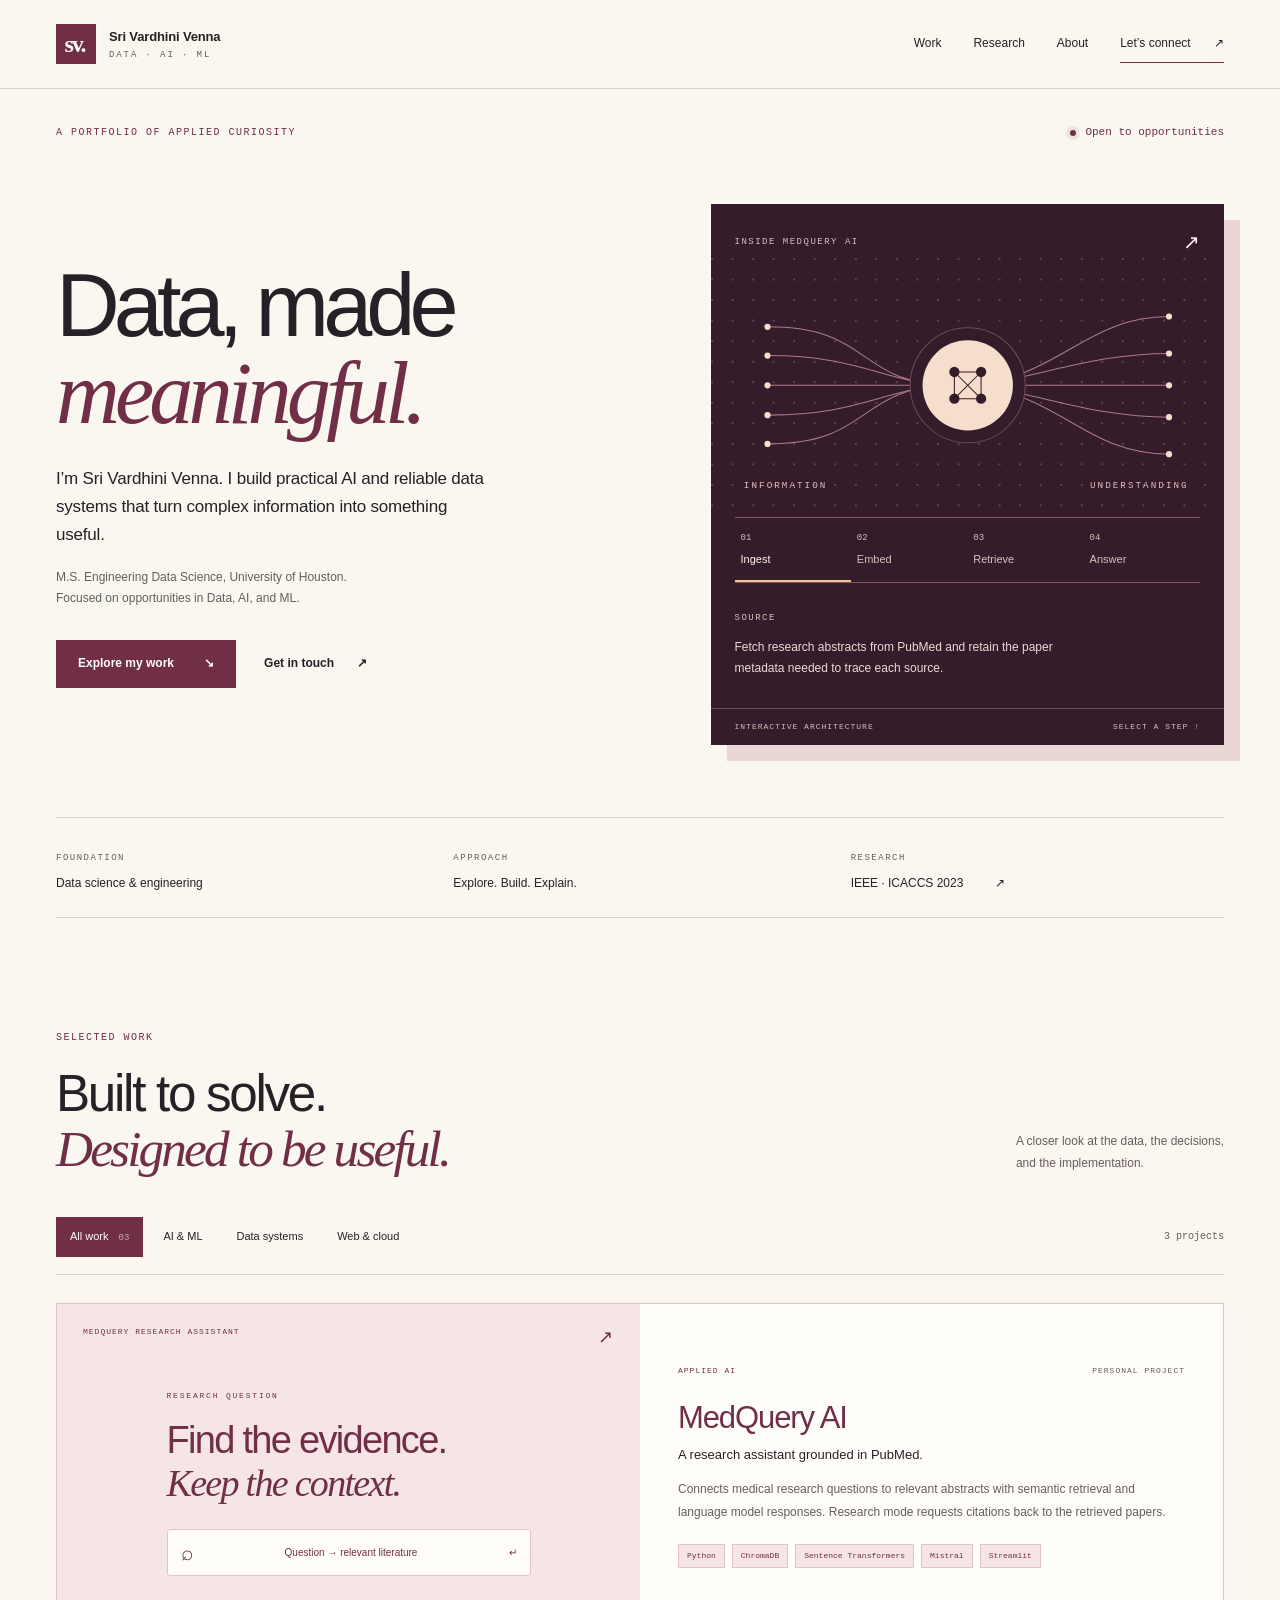
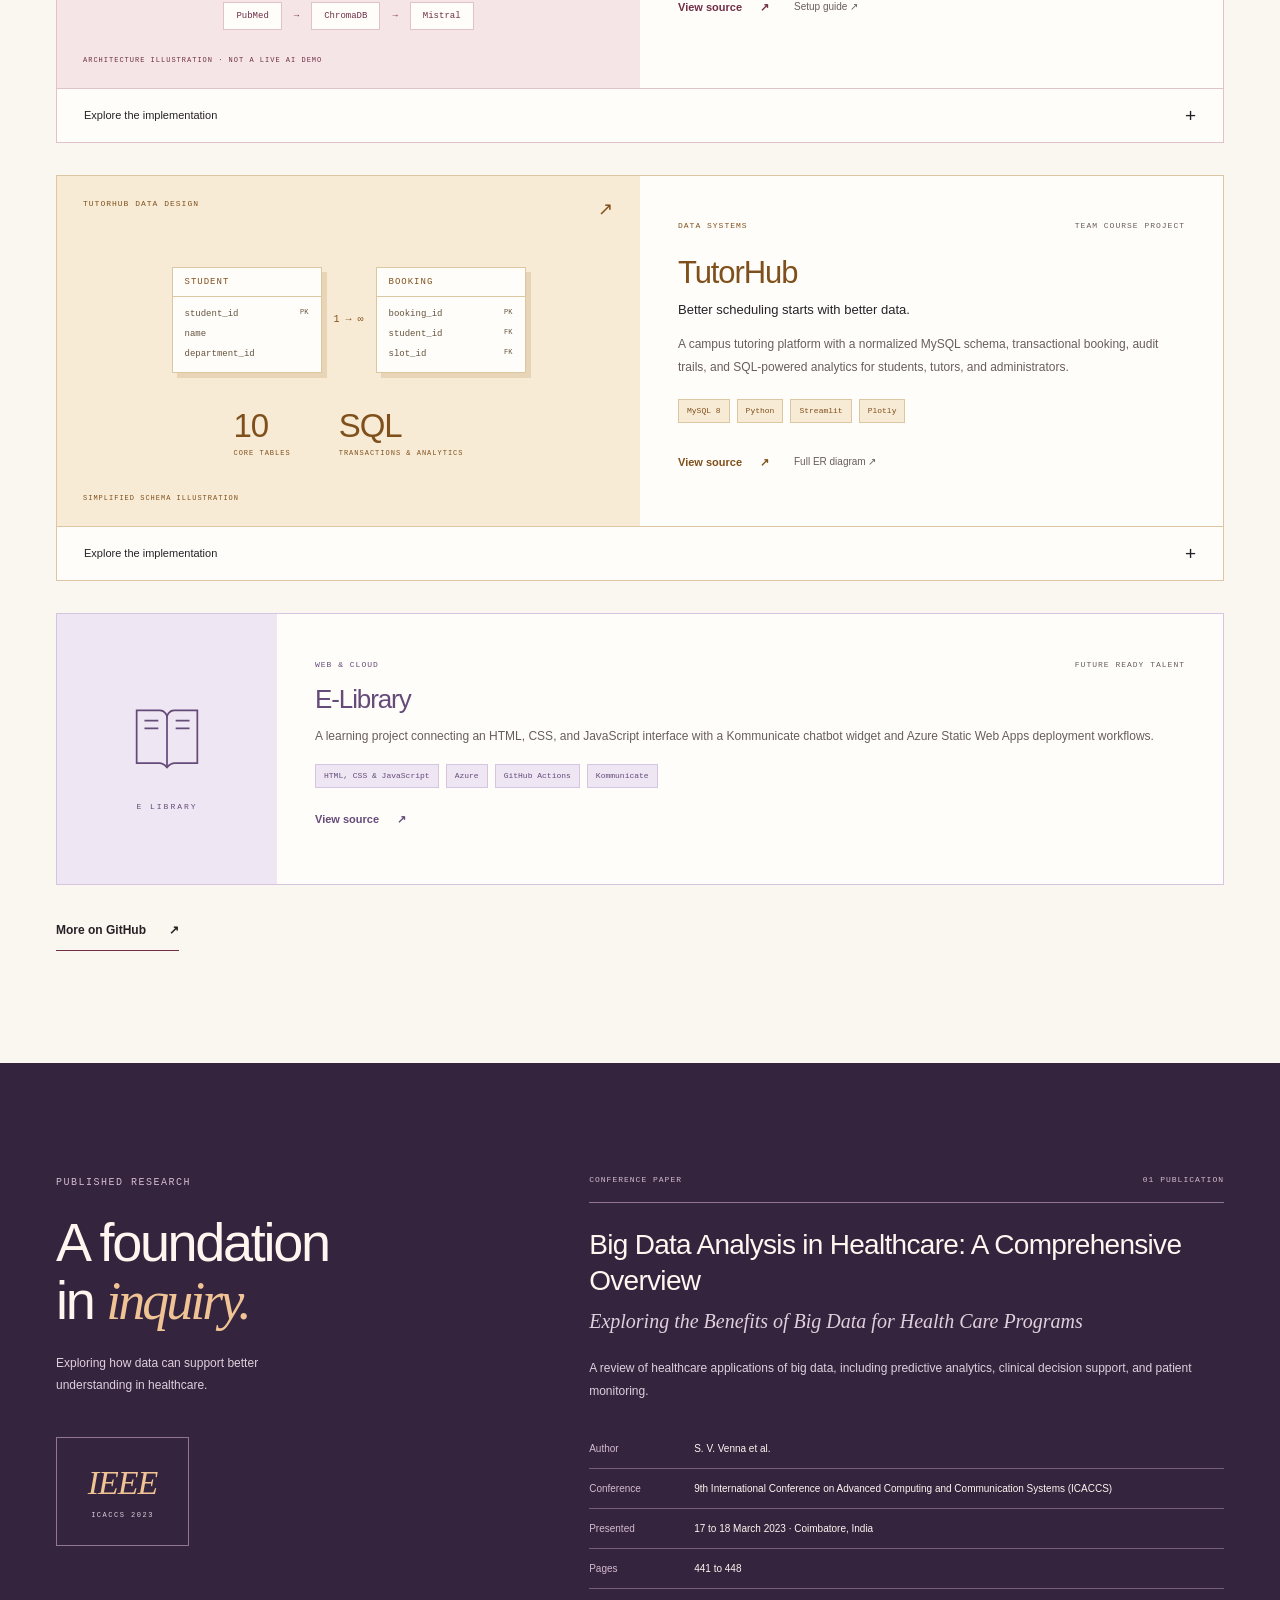
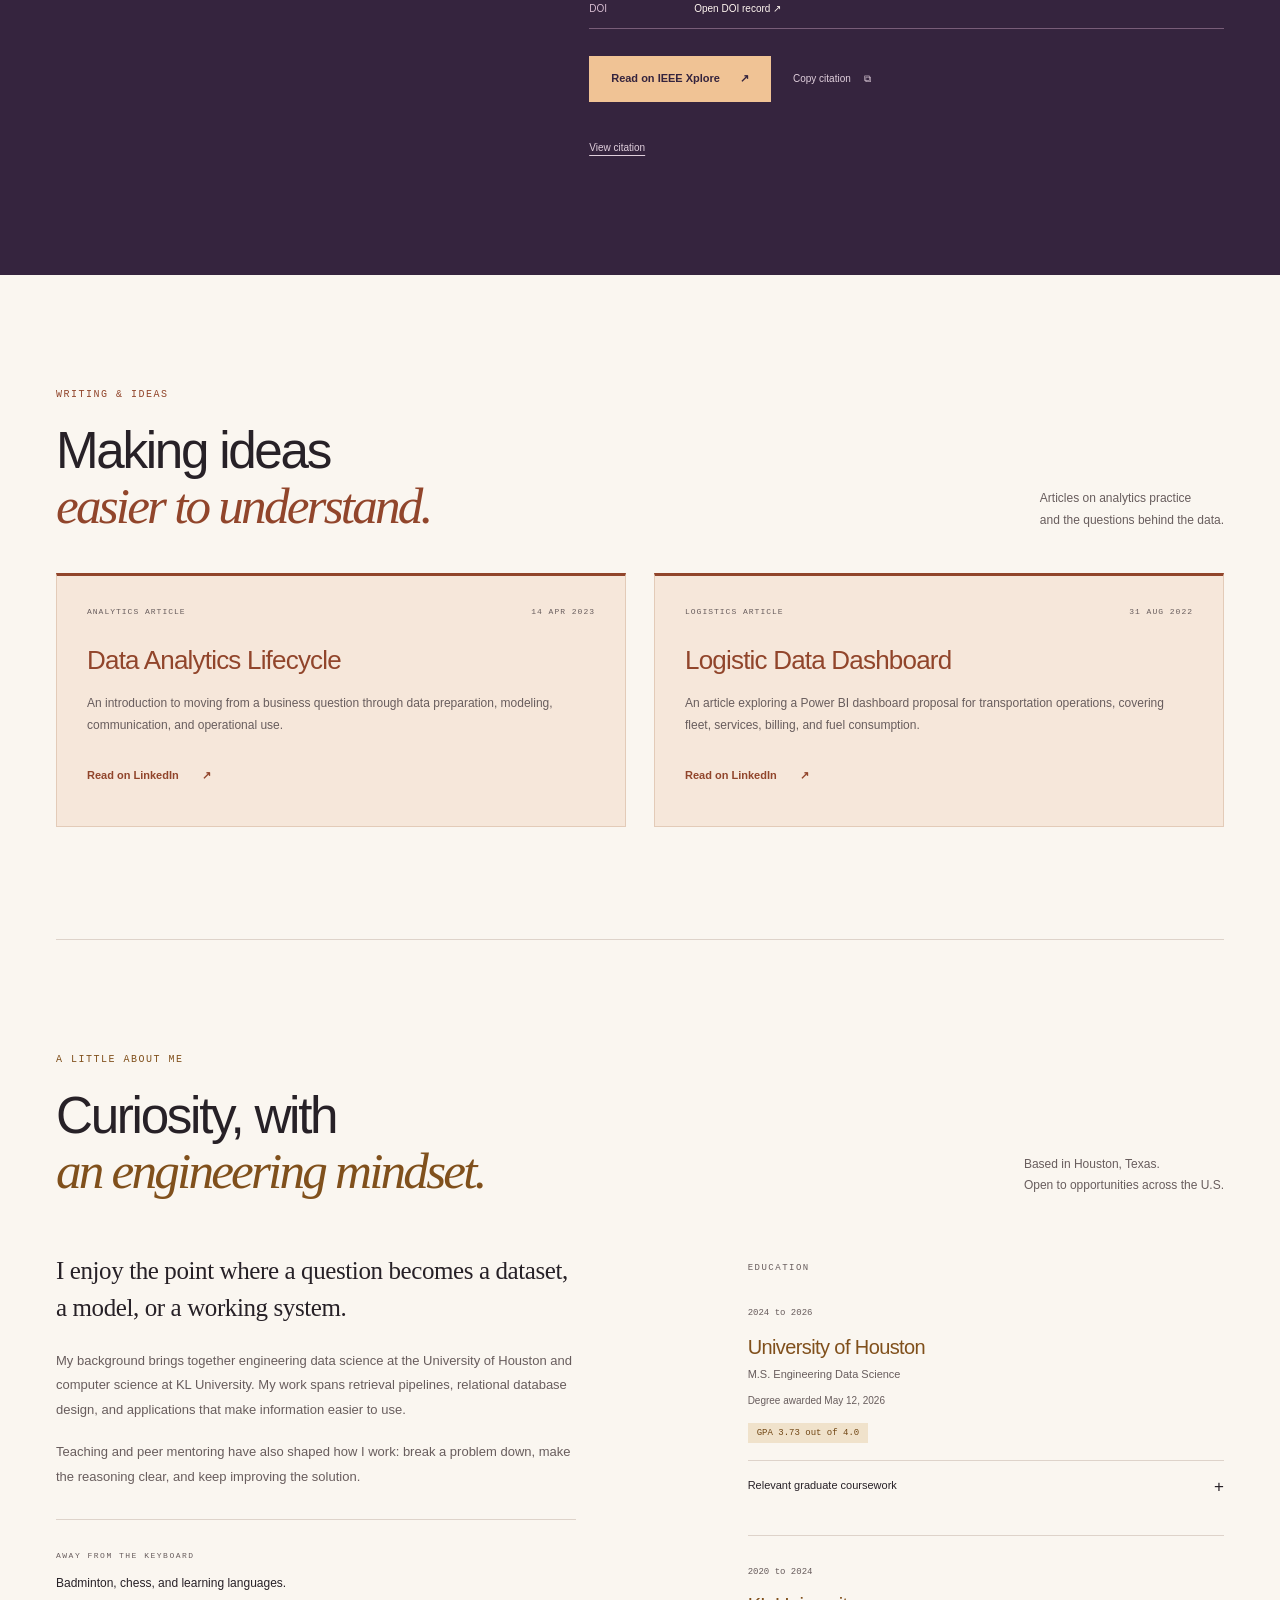
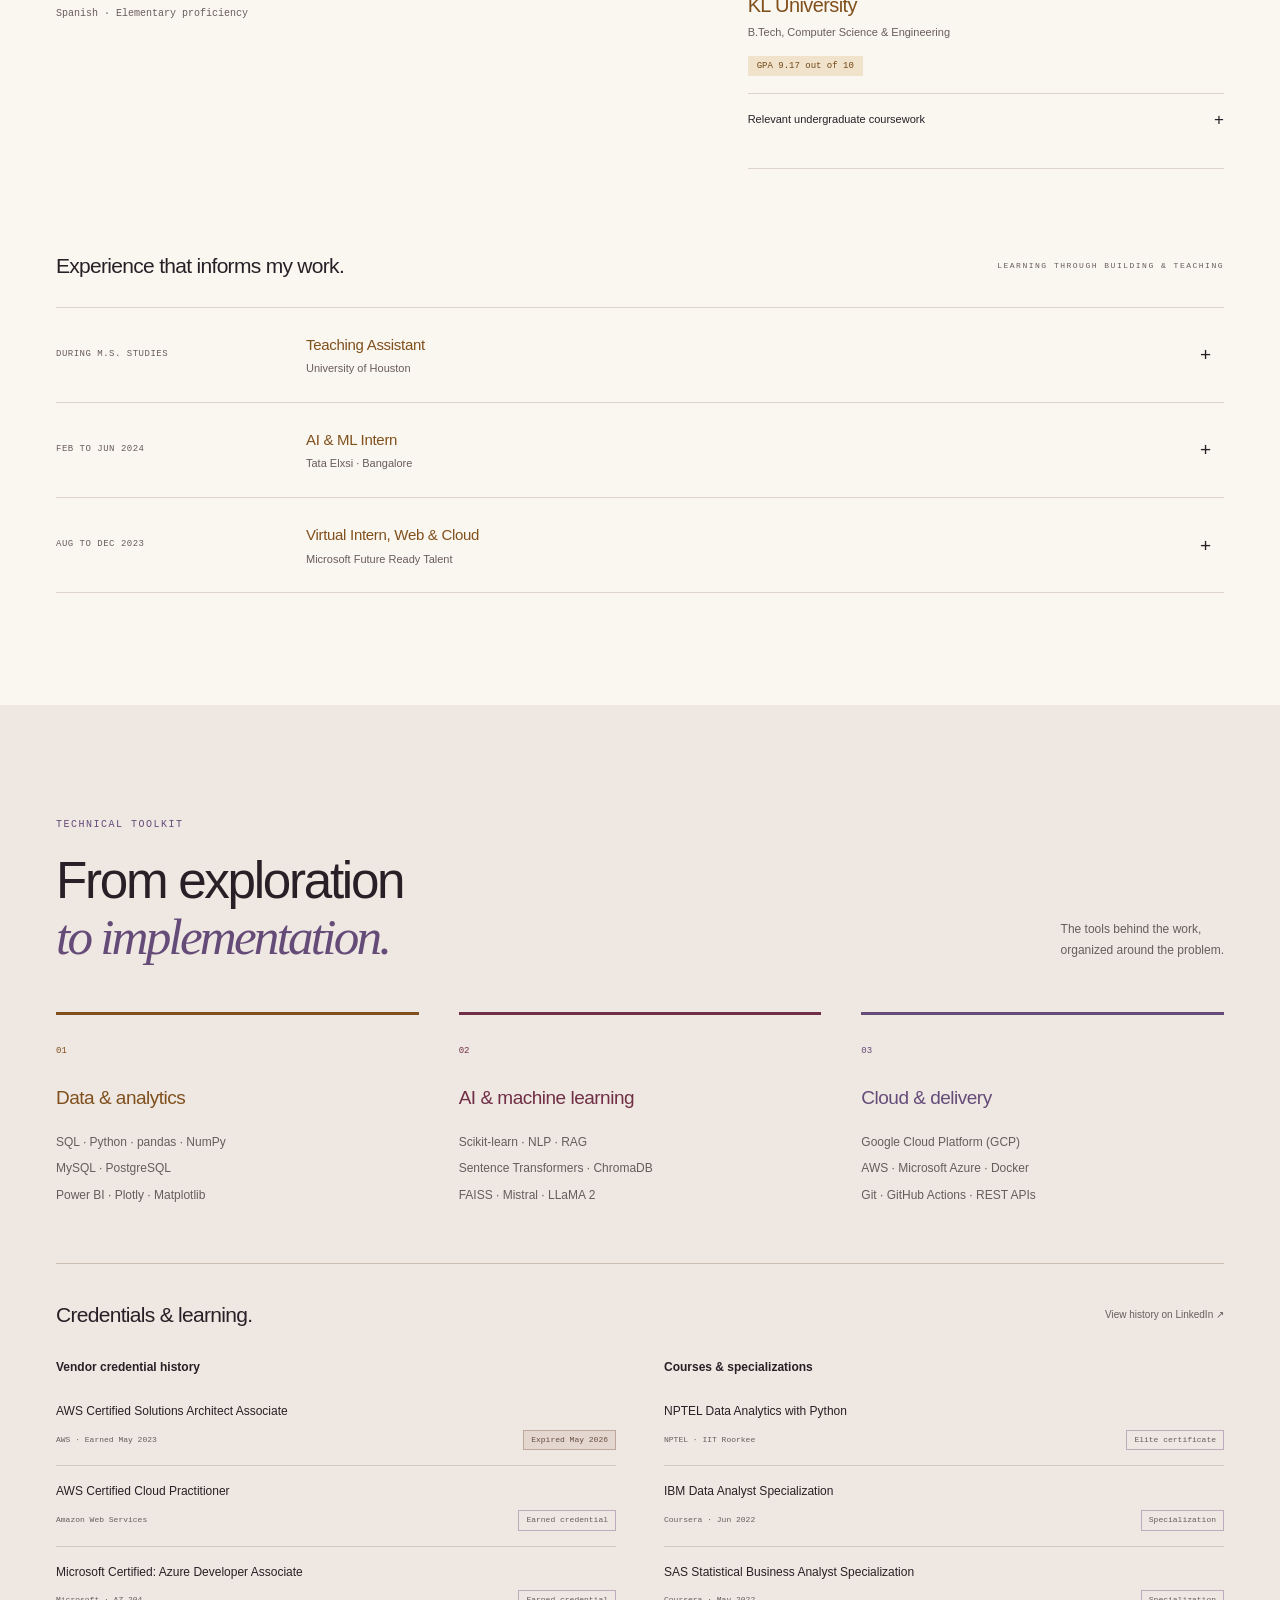
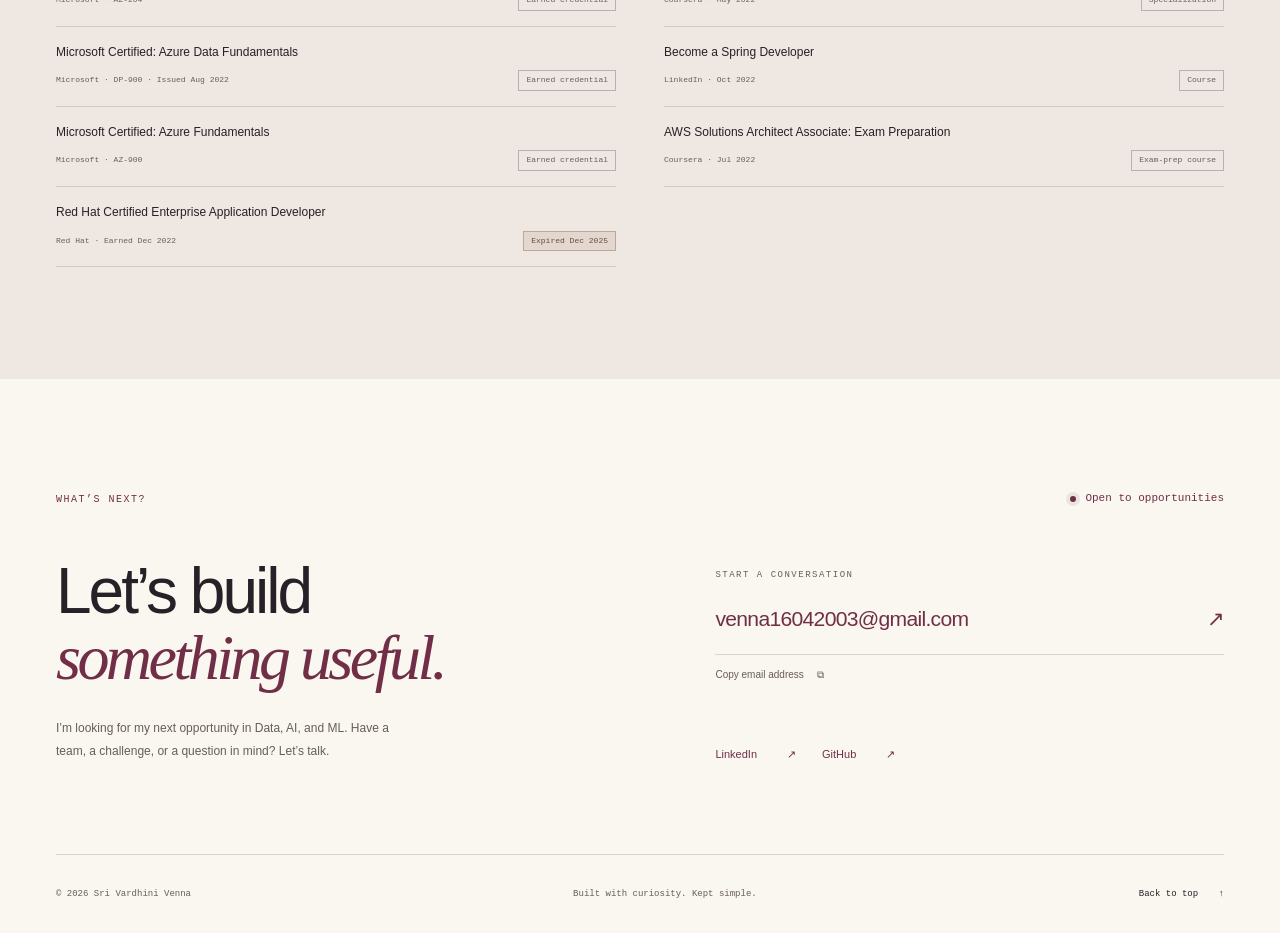
<file: index.html>
<!doctype html>
<html lang="en">
<head>
  <meta charset="utf-8">
  <meta name="viewport" content="width=device-width, initial-scale=1">
  <meta name="theme-color" content="#faf6f0">
  <meta name="description" content="Sri Vardhini Venna. Engineering Data Science graduate focused on Data, AI and ML. Explore MedQuery AI, TutorHub and research published with IEEE.">
  <meta name="robots" content="noindex, nofollow">
  <meta property="og:title" content="Sri Vardhini Venna: Data, AI &amp; ML">
  <meta property="og:description" content="Practical AI. Reliable data systems. Research with purpose.">
  <meta property="og:type" content="website">
  <title>Sri Vardhini Venna: Data, AI &amp; ML</title>
  <link rel="icon" href="assets/favicon.svg" type="image/svg+xml">
  <link rel="stylesheet" href="styles.css">
  <script src="app.js" defer></script>
</head>
<body>
  <a class="skip-link" href="#main">Skip to content</a>
  <header class="site-header">
    <div class="nav-shell wrap">
      <a class="wordmark" href="#home" aria-label="Sri Vardhini Venna, home"><span class="monogram" aria-hidden="true">sv.</span><span>Sri Vardhini Venna<span class="wordmark-sub">DATA · AI · ML</span></span></a>
      <button class="menu-toggle" type="button" aria-expanded="false" aria-controls="navigation">Menu <span aria-hidden="true">+</span></button>
      <nav id="navigation" aria-label="Main navigation">
        <a href="#work">Work</a><a href="#research">Research</a><a href="#about">About</a><a class="nav-contact" href="#contact">Let’s connect <span aria-hidden="true">↗</span></a>
      </nav>
    </div>
  </header>
  <main id="main">
    <section class="hero wrap" id="home" aria-labelledby="hero-title">
      <div class="hero-top"><span class="eyebrow">A PORTFOLIO OF APPLIED CURIOSITY</span><span class="availability"><span aria-hidden="true"></span>Open to opportunities</span></div>
      <div class="hero-grid">
        <div class="hero-copy">
          <h1 id="hero-title">Data, made<br><em>meaningful.</em></h1>
          <p class="intro">I’m Sri Vardhini Venna. I build practical AI and reliable data systems that turn complex information into something useful.</p>
          <p class="hero-focus">M.S. Engineering Data Science, University of Houston.<br>Focused on opportunities in Data, AI, and ML.</p>
          <div class="actions"><a class="button button-dark" href="#work">Explore my work <span aria-hidden="true">↘</span></a><a class="text-link" href="#contact">Get in touch <span aria-hidden="true">↗</span></a></div>
        </div>
        <div class="pipeline" aria-labelledby="pipeline-title">
          <div class="pipeline-header"><span class="eyebrow" id="pipeline-title">INSIDE MEDQUERY AI</span><span class="pipeline-symbol" aria-hidden="true">↗</span></div>
          <div class="pipeline-art" aria-hidden="true">
            <svg class="field" viewBox="0 0 500 248" focusable="false">
              <defs><pattern id="dots" width="20" height="20" patternUnits="userSpaceOnUse"><circle cx="1" cy="1" r="1" fill="#754858"/></pattern></defs>
              <rect width="500" height="248" fill="url(#dots)"/>
              <g fill="none" stroke="#aa7a8d" stroke-width="1"><path d="M55 67C160 67 140 124 238 124S360 57 446 57"/><path d="M55 124H446"/><path d="M55 181C160 181 140 124 238 124S360 191 446 191"/><path d="M55 95C150 95 172 124 238 124S360 93 446 93"/><path d="M55 153C150 153 172 124 238 124S360 155 446 155"/></g>
              <g fill="#f5decb"><circle cx="55" cy="67" r="3"/><circle cx="55" cy="95" r="3"/><circle cx="55" cy="124" r="3"/><circle cx="55" cy="153" r="3"/><circle cx="55" cy="181" r="3"/><circle cx="446" cy="57" r="3"/><circle cx="446" cy="93" r="3"/><circle cx="446" cy="124" r="3"/><circle cx="446" cy="155" r="3"/><circle cx="446" cy="191" r="3"/></g>
              <circle cx="250" cy="124" r="56" fill="#351c2a" stroke="#754858"/><circle cx="250" cy="124" r="44" fill="#f5decb"/>
              <g fill="#351c2a"><circle cx="237" cy="111" r="5"/><circle cx="263" cy="111" r="5"/><circle cx="237" cy="137" r="5"/><circle cx="263" cy="137" r="5"/></g>
              <path d="M237 111L263 137M263 111L237 137M237 111H263V137H237Z" stroke="#351c2a" fill="none"/>
              <g font-family="monospace" font-size="9" letter-spacing="2" fill="#dfbdbd"><text x="32" y="224">INFORMATION</text><text x="369" y="224">UNDERSTANDING</text></g>
            </svg>
          </div>
          <div class="pipeline-controls" role="group" aria-label="Explore the MedQuery pipeline">
            <button type="button" data-stage="0" aria-pressed="true"><span>01</span>Ingest</button>
            <button type="button" data-stage="1" aria-pressed="false"><span>02</span>Embed</button>
            <button type="button" data-stage="2" aria-pressed="false"><span>03</span>Retrieve</button>
            <button type="button" data-stage="3" aria-pressed="false"><span>04</span>Answer</button>
          </div>
          <div class="pipeline-description" aria-live="polite" aria-atomic="true"><span class="stage-index" id="stage-index">SOURCE</span><p id="stage-description">Fetch research abstracts from PubMed and retain the paper metadata needed to trace each source.</p></div>
          <div class="pipeline-foot"><span>INTERACTIVE ARCHITECTURE</span><span>SELECT A STEP ↑</span></div>
        </div>
      </div>
      <div class="hero-notes"><div><span class="eyebrow">FOUNDATION</span><p>Data science &amp; engineering</p></div><div><span class="eyebrow">APPROACH</span><p>Explore. Build. Explain.</p></div><a href="#research"><span class="eyebrow">RESEARCH</span><p>IEEE · ICACCS 2023 <span aria-hidden="true">↗</span></p></a></div>
    </section>

    <section class="work section wrap" id="work" aria-labelledby="work-title">
      <div class="section-heading"><div><span class="eyebrow">SELECTED WORK</span><h2 id="work-title">Built to solve.<br><em>Designed to be useful.</em></h2></div><p>A closer look at the data, the decisions,<br class="desktop-break"> and the implementation.</p></div>
      <div class="work-toolbar"><div class="filters" role="group" aria-label="Filter projects"><button type="button" data-filter="all" aria-pressed="true">All work <span>03</span></button><button type="button" data-filter="ai" aria-pressed="false">AI &amp; ML</button><button type="button" data-filter="data" aria-pressed="false">Data systems</button><button type="button" data-filter="web" aria-pressed="false">Web &amp; cloud</button></div><span class="project-count" id="project-count" role="status">3 projects</span></div>
      <div class="projects">
        <article class="project project-featured" data-category="ai" aria-labelledby="medquery-title">
          <div class="project-visual medquery-visual" aria-label="MedQuery architecture illustration">
            <div class="visual-top"><span>MEDQUERY RESEARCH ASSISTANT</span><span aria-hidden="true">↗</span></div>
            <div class="query-example"><span class="tiny-label">RESEARCH QUESTION</span><p>Find the evidence.<br><em>Keep the context.</em></p><div class="query-line"><span aria-hidden="true">⌕</span><span>Question → relevant literature</span><span aria-hidden="true">↵</span></div></div>
            <div class="mini-flow"><span>PubMed</span><span aria-hidden="true">→</span><span>ChromaDB</span><span aria-hidden="true">→</span><span>Mistral</span></div>
            <span class="visual-caption">ARCHITECTURE ILLUSTRATION · NOT A LIVE AI DEMO</span>
          </div>
          <div class="project-content"><div class="project-meta"><span>APPLIED AI</span><span>PERSONAL PROJECT</span></div><h3 id="medquery-title">MedQuery AI</h3><p class="project-subtitle">A research assistant grounded in PubMed.</p><p>Connects medical research questions to relevant abstracts with semantic retrieval and language model responses. Research mode requests citations back to the retrieved papers.</p><ul class="tags" aria-label="Technologies"><li>Python</li><li>ChromaDB</li><li>Sentence Transformers</li><li>Mistral</li><li>Streamlit</li></ul><div class="project-actions"><a class="text-link" href="https://github.com/SriVardhini-Venna/medquery-ai" target="_blank" rel="noopener noreferrer">View source <span aria-hidden="true">↗</span></a><a class="subtle-link" href="https://github.com/SriVardhini-Venna/medquery-ai/blob/master/README.md" target="_blank" rel="noopener noreferrer">Setup guide <span aria-hidden="true">↗</span></a></div></div>
          <details class="case-study"><summary>Explore the implementation <span aria-hidden="true">+</span></summary><div class="case-grid"><div><span class="eyebrow">THE CHALLENGE</span><p>Make a collection of research abstracts searchable by meaning, while keeping source information connected to each answer.</p></div><div><span class="eyebrow">HOW IT WORKS</span><p>PubMed ingestion → MiniLM embeddings → persistent ChromaDB cosine search → a Mistral prompt built from retrieved abstracts. PMID-based IDs avoid duplicate indexing.</p></div><div><span class="eyebrow">ENGINEERING CHOICE</span><p>CPU-based embeddings make local experimentation accessible. Paper titles, years, PMIDs, and URLs travel with each retrieval result.</p></div><div><span class="eyebrow">PROJECT SCOPE</span><p>A research prototype with source code and local setup instructions. Retrieval quality and generated citations still need systematic evaluation.</p></div></div></details>
        </article>
        <article class="project" data-category="data" aria-labelledby="tutorhub-title">
          <div class="project-visual tutor-visual"><div class="visual-top"><span>TUTORHUB DATA DESIGN</span><span aria-hidden="true">↗</span></div><div class="schema-art" aria-hidden="true"><div class="schema-entity"><span>STUDENT</span><code>student_id <b>PK</b></code><code>name</code><code>department_id</code></div><div class="schema-connector">1 → ∞</div><div class="schema-entity"><span>BOOKING</span><code>booking_id <b>PK</b></code><code>student_id <b>FK</b></code><code>slot_id <b>FK</b></code></div></div><div class="schema-stats"><div><strong>10</strong><span>CORE TABLES</span></div><div><strong>SQL</strong><span>TRANSACTIONS &amp; ANALYTICS</span></div></div><span class="visual-caption">SIMPLIFIED SCHEMA ILLUSTRATION</span></div>
          <div class="project-content"><div class="project-meta"><span>DATA SYSTEMS</span><span>TEAM COURSE PROJECT</span></div><h3 id="tutorhub-title">TutorHub</h3><p class="project-subtitle">Better scheduling starts with better data.</p><p>A campus tutoring platform with a normalized MySQL schema, transactional booking, audit trails, and SQL-powered analytics for students, tutors, and administrators.</p><ul class="tags" aria-label="Technologies"><li>MySQL 8</li><li>Python</li><li>Streamlit</li><li>Plotly</li></ul><div class="project-actions"><a class="text-link" href="https://github.com/SriVardhini-Venna/tutorhub-database-project" target="_blank" rel="noopener noreferrer">View source <span aria-hidden="true">↗</span></a><a class="subtle-link" href="https://github.com/SriVardhini-Venna/tutorhub-database-project/blob/main/er_diagram.svg" target="_blank" rel="noopener noreferrer">Full ER diagram <span aria-hidden="true">↗</span></a></div></div>
          <details class="case-study"><summary>Explore the implementation <span aria-hidden="true">+</span></summary><div class="case-grid"><div><span class="eyebrow">THE CHALLENGE</span><p>Keep tutoring availability and bookings consistent while giving administrators useful views of demand and utilization.</p></div><div><span class="eyebrow">DATA INTEGRITY</span><p>Foreign keys and CHECK constraints define valid records. The booking stored procedure uses SELECT … FOR UPDATE to protect the slot during a transaction.</p></div><div><span class="eyebrow">ANALYTICS</span><p>Window functions, recursive CTEs, and moving averages support rankings, demand analysis, and reporting. Update triggers retain a booking and slot audit trail.</p></div><div><span class="eyebrow">CONTEXT</span><p>Team 11 · EDS 6343, Database Management Tools for Engineers · University of Houston · Spring 2026. The repository includes SQL scripts and a Streamlit interface.</p></div></div></details>
        </article>
        <article class="project project-compact" data-category="web" aria-labelledby="elibrary-title">
          <div class="elibrary-mark" aria-hidden="true"><svg viewBox="0 0 120 120" fill="none"><path d="M25 28h27c6 0 8 7 8 7s2-7 8-7h27v61H69c-5 0-9 5-9 5s-4-5-9-5H25V28Z" stroke="currentColor" stroke-width="2"/><path d="M60 35v59M34 40h16M34 49h16M70 40h16M70 49h16" stroke="currentColor" stroke-width="2"/></svg><span>E LIBRARY</span></div>
          <div class="project-content"><div class="project-meta"><span>WEB &amp; CLOUD</span><span>FUTURE READY TALENT</span></div><h3 id="elibrary-title">E-Library</h3><p>A learning project connecting an HTML, CSS, and JavaScript interface with a Kommunicate chatbot widget and Azure Static Web Apps deployment workflows.</p><ul class="tags" aria-label="Technologies"><li>HTML, CSS &amp; JavaScript</li><li>Azure</li><li>GitHub Actions</li><li>Kommunicate</li></ul><div class="project-actions"><a class="text-link" href="https://github.com/SriVardhini-Venna/FUTURE-READY-TALENT" target="_blank" rel="noopener noreferrer">View source <span aria-hidden="true">↗</span></a></div></div>
        </article>
      </div>
      <a class="all-repos text-link" href="https://github.com/SriVardhini-Venna" target="_blank" rel="noopener noreferrer">More on GitHub <span aria-hidden="true">↗</span></a>
    </section>

    <section class="research section" id="research" aria-labelledby="research-title"><div class="wrap research-grid"><div class="research-intro"><span class="eyebrow">PUBLISHED RESEARCH</span><h2 id="research-title">A foundation<br>in <em>inquiry.</em></h2><p>Exploring how data can support better understanding in healthcare.</p><div class="research-seal" aria-label="IEEE conference publication, 2023"><span>IEEE</span><small>ICACCS 2023</small></div></div><article class="publication"><div class="publication-meta"><span>CONFERENCE PAPER</span><span>01 PUBLICATION</span></div><h3>Big Data Analysis in Healthcare: A Comprehensive Overview</h3><p class="publication-subtitle">Exploring the Benefits of Big Data for Health Care Programs</p><p>A review of healthcare applications of big data, including predictive analytics, clinical decision support, and patient monitoring.</p><dl class="publication-facts"><div><dt>Author</dt><dd>S. V. Venna et al.</dd></div><div><dt>Conference</dt><dd>9th International Conference on Advanced Computing and Communication Systems (ICACCS)</dd></div><div><dt>Presented</dt><dd>17 to 18 March 2023 · Coimbatore, India</dd></div><div><dt>Pages</dt><dd>441 to 448</dd></div><div><dt>DOI</dt><dd><a href="https://doi.org/10.1109/ICACCS57279.2023.10113099" target="_blank" rel="noopener noreferrer">Open DOI record <span aria-hidden="true">↗</span></a></dd></div></dl><div class="publication-actions"><a class="button button-light" href="https://ieeexplore.ieee.org/document/10113099/" target="_blank" rel="noopener noreferrer">Read on IEEE Xplore <span aria-hidden="true">↗</span></a><button class="copy-button" id="copy-citation" type="button">Copy citation <span aria-hidden="true">⧉</span></button></div><p class="copy-feedback" id="citation-feedback" role="status"></p><details class="citation-details"><summary>View citation</summary><p id="citation-text" data-doi="10.1109/ICACCS57279.2023.10113099">S. V. Venna et al., “Big Data Analysis in Healthcare: A Comprehensive Overview: Exploring the Benefits of Big Data for Health Care Programs,” 2023 9th International Conference on Advanced Computing and Communication Systems (ICACCS), Coimbatore, India, 2023, pp. 441 to 448.</p></details></article></div></section>

    <section class="writing section wrap" id="writing" aria-labelledby="writing-title">
      <div class="section-heading">
        <div><span class="eyebrow">WRITING &amp; IDEAS</span><h2 id="writing-title">Making ideas<br><em>easier to understand.</em></h2></div>
        <p>Articles on analytics practice<br>and the questions behind the data.</p>
      </div>
      <div class="writing-grid">
        <article class="writing-card">
          <div class="writing-meta"><span>ANALYTICS ARTICLE</span><time datetime="2023-04-14">14 APR 2023</time></div>
          <h3>Data Analytics Lifecycle</h3>
          <p>An introduction to moving from a business question through data preparation, modeling, communication, and operational use.</p>
          <a class="text-link" href="https://www.linkedin.com/pulse/data-analytics-lifecycle-sri-vardhini-venna" target="_blank" rel="noopener noreferrer">Read on LinkedIn <span aria-hidden="true">↗</span></a>
        </article>
        <article class="writing-card">
          <div class="writing-meta"><span>LOGISTICS ARTICLE</span><time datetime="2022-08-31">31 AUG 2022</time></div>
          <h3>Logistic Data Dashboard</h3>
          <p>An article exploring a Power BI dashboard proposal for transportation operations, covering fleet, services, billing, and fuel consumption.</p>
          <a class="text-link" href="https://www.linkedin.com/pulse/logistic-data-dashboard-sri-vardhini-venna" target="_blank" rel="noopener noreferrer">Read on LinkedIn <span aria-hidden="true">↗</span></a>
        </article>
      </div>
    </section>

    <section class="about section wrap" id="about" aria-labelledby="about-title"><div class="section-heading"><div><span class="eyebrow">A LITTLE ABOUT ME</span><h2 id="about-title">Curiosity, with<br><em>an engineering mindset.</em></h2></div><p>Based in Houston, Texas.<br>Open to opportunities across the U.S.</p></div><div class="about-grid"><div class="about-copy"><p class="large-copy">I enjoy the point where a question becomes a dataset, a model, or a working system.</p><p>My background brings together engineering data science at the University of Houston and computer science at KL University. My work spans retrieval pipelines, relational database design, and applications that make information easier to use.</p><p>Teaching and peer mentoring have also shaped how I work: break a problem down, make the reasoning clear, and keep improving the solution.</p><div class="personal-note"><span class="eyebrow">AWAY FROM THE KEYBOARD</span><p>Badminton, chess, and learning languages.</p><p class="language-proficiency">Spanish · Elementary proficiency</p></div></div><div class="education"><span class="eyebrow">EDUCATION</span><div class="education-item"><span class="education-year">2024 to 2026</span><h3>University of Houston</h3><p>M.S. Engineering Data Science</p><p class="degree-awarded">Degree awarded <time datetime="2026-05-12">May 12, 2026</time></p><span class="education-gpa">GPA 3.73 out of 4.0</span>
          <details class="coursework">
            <summary>Relevant graduate coursework <span aria-hidden="true">+</span></summary>
            <ul class="coursework-list">
              <li>Introduction to Machine Learning</li>
              <li>Data Mining for Engineers</li>
              <li>Database Management Tools</li>
              <li>Big Data Analytics</li>
              <li>Probability and Statistics</li>
              <li>Introduction to Cloud Computing</li>
            </ul>
          </details></div><div class="education-item"><span class="education-year">2020 to 2024</span><h3>KL University</h3><p>B.Tech, Computer Science &amp; Engineering</p><span class="education-gpa">GPA 9.17 out of 10</span>
          <details class="coursework">
            <summary>Relevant undergraduate coursework <span aria-hidden="true">+</span></summary>
            <ul class="coursework-list">
              <li>AI for Data Science</li>
              <li>Big Data Analytics</li>
              <li>Data Warehousing &amp; Mining</li>
              <li>Data Visualization Techniques</li>
              <li>Database Management Systems</li>
              <li>Advanced Databases</li>
              <li>Data Structures</li>
              <li>Design &amp; Analysis of Algorithms</li>
              <li>Parallel and Distributed Computing</li>
              <li>Solutions Architecting on Cloud</li>
            </ul>
          </details></div></div></div>
      <div class="experience-block"><div class="subsection-heading"><h3>Experience that informs my work.</h3><span class="eyebrow">LEARNING THROUGH BUILDING &amp; TEACHING</span></div><details class="experience-item"><summary><span class="experience-when">DURING M.S. STUDIES</span><span><strong>Teaching Assistant</strong><span class="experience-org">University of Houston</span></span><span class="expand-icon" aria-hidden="true">+</span></summary><div class="experience-detail"><p>Supported CIS 2368: Advanced Information Systems Development through assignment reviews, office hours, and feedback on database-backed applications.</p><p>Helped students connect Python APIs, JavaScript interfaces, MySQL data, and Git-based development workflows.</p></div></details><details class="experience-item"><summary><span class="experience-when">FEB TO JUN 2024</span><span><strong>AI &amp; ML Intern</strong><span class="experience-org">Tata Elxsi · Bangalore</span></span><span class="expand-icon" aria-hidden="true">+</span></summary><div class="experience-detail"><p>Worked on multilingual NLP, document indexing, vector search, and retrieval-augmented generation using Python, LLaMA 2, and Mistral.</p><p>Explored prompt design and cross-language model evaluation for document retrieval and analysis workflows.</p></div></details><details class="experience-item"><summary><span class="experience-when">AUG TO DEC 2023</span><span><strong>Virtual Intern, Web &amp; Cloud</strong><span class="experience-org">Microsoft Future Ready Talent</span></span><span class="expand-icon" aria-hidden="true">+</span></summary><div class="experience-detail"><p>Built the E-Library learning project with HTML, CSS, and JavaScript, integrated a third-party chatbot widget, and explored Azure deployment through GitHub Actions.</p></div></details></div>
    </section>

    <section class="skills section" id="skills" aria-labelledby="skills-title"><div class="wrap"><div class="section-heading"><div><span class="eyebrow">TECHNICAL TOOLKIT</span><h2 id="skills-title">From exploration<br><em>to implementation.</em></h2></div><p>The tools behind the work,<br>organized around the problem.</p></div><div class="skills-grid"><div class="skill-group"><span class="skill-number">01</span><h3>Data &amp; analytics</h3><p>SQL · Python · pandas · NumPy<br>MySQL · PostgreSQL<br>Power BI · Plotly · Matplotlib</p></div><div class="skill-group"><span class="skill-number">02</span><h3>AI &amp; machine learning</h3><p>Scikit-learn · NLP · RAG<br>Sentence Transformers · ChromaDB<br>FAISS · Mistral · LLaMA 2</p></div><div class="skill-group"><span class="skill-number">03</span><h3>Cloud &amp; delivery</h3><p>Google Cloud Platform (GCP)<br>AWS · Microsoft Azure · Docker<br>Git · GitHub Actions · REST APIs</p></div></div>
        <section class="credentials-block" aria-labelledby="credentials-title">
          <div class="subsection-heading"><h3 id="credentials-title">Credentials &amp; learning.</h3><a class="subtle-link" href="https://www.linkedin.com/in/sri-vardhini-venna-a44995220/" target="_blank" rel="noopener noreferrer">View history on LinkedIn <span aria-hidden="true">↗</span></a></div>
          <div class="credential-columns">
            <div class="credential-group">
              <h4>Vendor credential history</h4>
              <ul class="credential-list">
                <li><p class="credential-title">AWS Certified Solutions Architect Associate</p><div class="credential-meta"><span>AWS · Earned May 2023</span><span class="credential-type credential-expired">Expired May 2026</span></div></li>
                <li><p class="credential-title">AWS Certified Cloud Practitioner</p><div class="credential-meta"><span>Amazon Web Services</span><span class="credential-type">Earned credential</span></div></li>
                <li><p class="credential-title">Microsoft Certified: Azure Developer Associate</p><div class="credential-meta"><span>Microsoft · AZ-204</span><span class="credential-type">Earned credential</span></div></li>
                <li><p class="credential-title">Microsoft Certified: Azure Data Fundamentals</p><div class="credential-meta"><span>Microsoft · DP-900 · Issued Aug 2022</span><span class="credential-type">Earned credential</span></div></li>
                <li><p class="credential-title">Microsoft Certified: Azure Fundamentals</p><div class="credential-meta"><span>Microsoft · AZ-900</span><span class="credential-type">Earned credential</span></div></li>
                <li><p class="credential-title">Red Hat Certified Enterprise Application Developer</p><div class="credential-meta"><span>Red Hat · Earned Dec 2022</span><span class="credential-type credential-expired">Expired Dec 2025</span></div></li>
              </ul>
            </div>
            <div class="credential-group">
              <h4>Courses &amp; specializations</h4>
              <ul class="credential-list">
                <li><p class="credential-title">NPTEL Data Analytics with Python</p><div class="credential-meta"><span>NPTEL · IIT Roorkee</span><span class="credential-type">Elite certificate</span></div></li>
                <li><p class="credential-title">IBM Data Analyst Specialization</p><div class="credential-meta"><span>Coursera · Jun 2022</span><span class="credential-type">Specialization</span></div></li>
                <li><p class="credential-title">SAS Statistical Business Analyst Specialization</p><div class="credential-meta"><span>Coursera · May 2022</span><span class="credential-type">Specialization</span></div></li>
                <li><p class="credential-title">Become a Spring Developer</p><div class="credential-meta"><span>LinkedIn · Oct 2022</span><span class="credential-type">Course</span></div></li>
                <li><p class="credential-title">AWS Solutions Architect Associate: Exam Preparation</p><div class="credential-meta"><span>Coursera · Jul 2022</span><span class="credential-type">Exam-prep course</span></div></li>
              </ul>
            </div>
          </div>
        </section>
</div></section>

    <section class="contact section wrap" id="contact" aria-labelledby="contact-title"><div class="contact-top"><span class="eyebrow">WHAT’S NEXT?</span><span class="availability"><span aria-hidden="true"></span>Open to opportunities</span></div><div class="contact-grid"><div><h2 id="contact-title">Let’s build<br><em>something useful.</em></h2><p>I’m looking for my next opportunity in Data, AI, and ML. Have a team, a challenge, or a question in mind? Let’s talk.</p></div><div class="contact-panel"><span class="eyebrow">START A CONVERSATION</span><a class="email-link" href="mailto:venna16042003@gmail.com">venna16042003@gmail.com <span aria-hidden="true">↗</span></a><button class="copy-email" id="copy-email" type="button">Copy email address <span aria-hidden="true">⧉</span></button><p class="copy-feedback" id="email-feedback" role="status"></p><div class="socials"><a href="https://www.linkedin.com/in/sri-vardhini-venna-a44995220/" target="_blank" rel="noopener noreferrer">LinkedIn <span aria-hidden="true">↗</span></a><a href="https://github.com/SriVardhini-Venna" target="_blank" rel="noopener noreferrer">GitHub <span aria-hidden="true">↗</span></a></div></div></div></section>
  </main>
  <footer class="footer wrap"><span>© 2026 Sri Vardhini Venna</span><span>Built with curiosity. Kept simple.</span><a href="#home">Back to top <span aria-hidden="true">↑</span></a></footer>
</body>
</html>
</file>
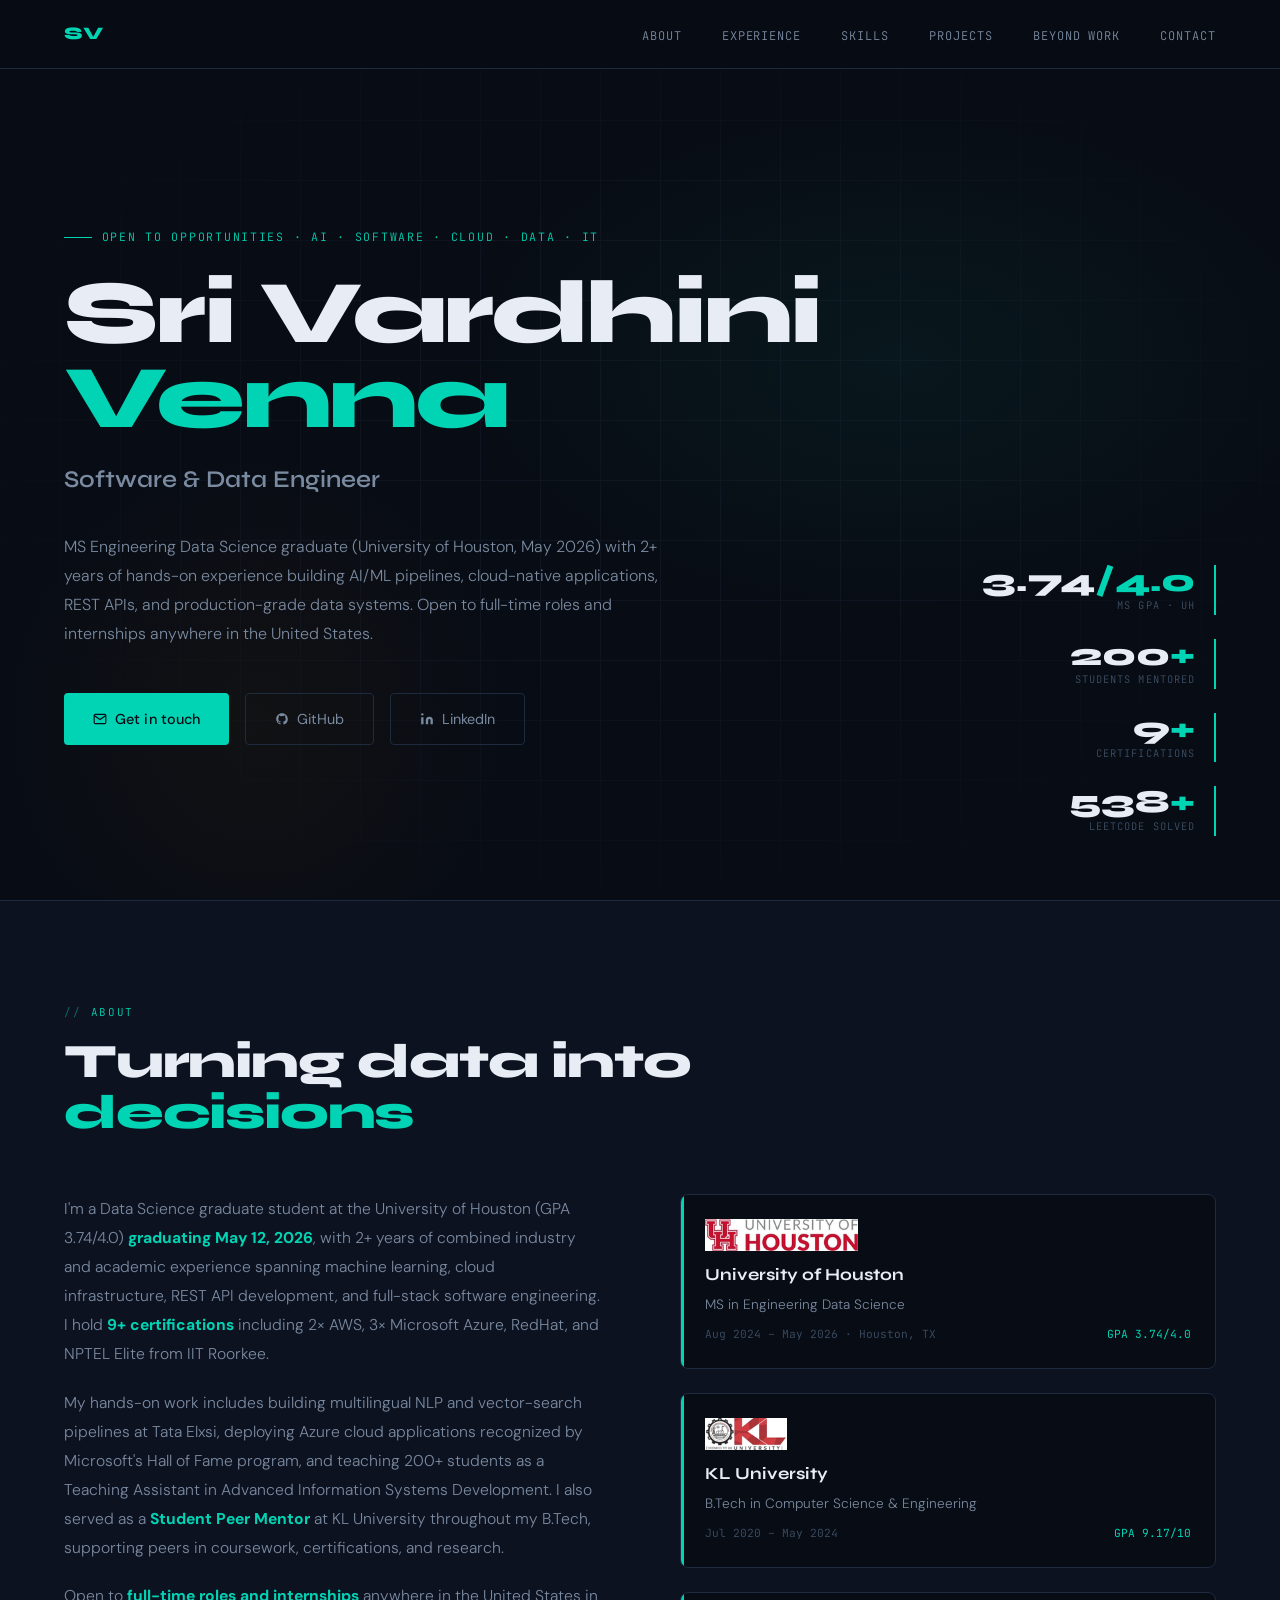
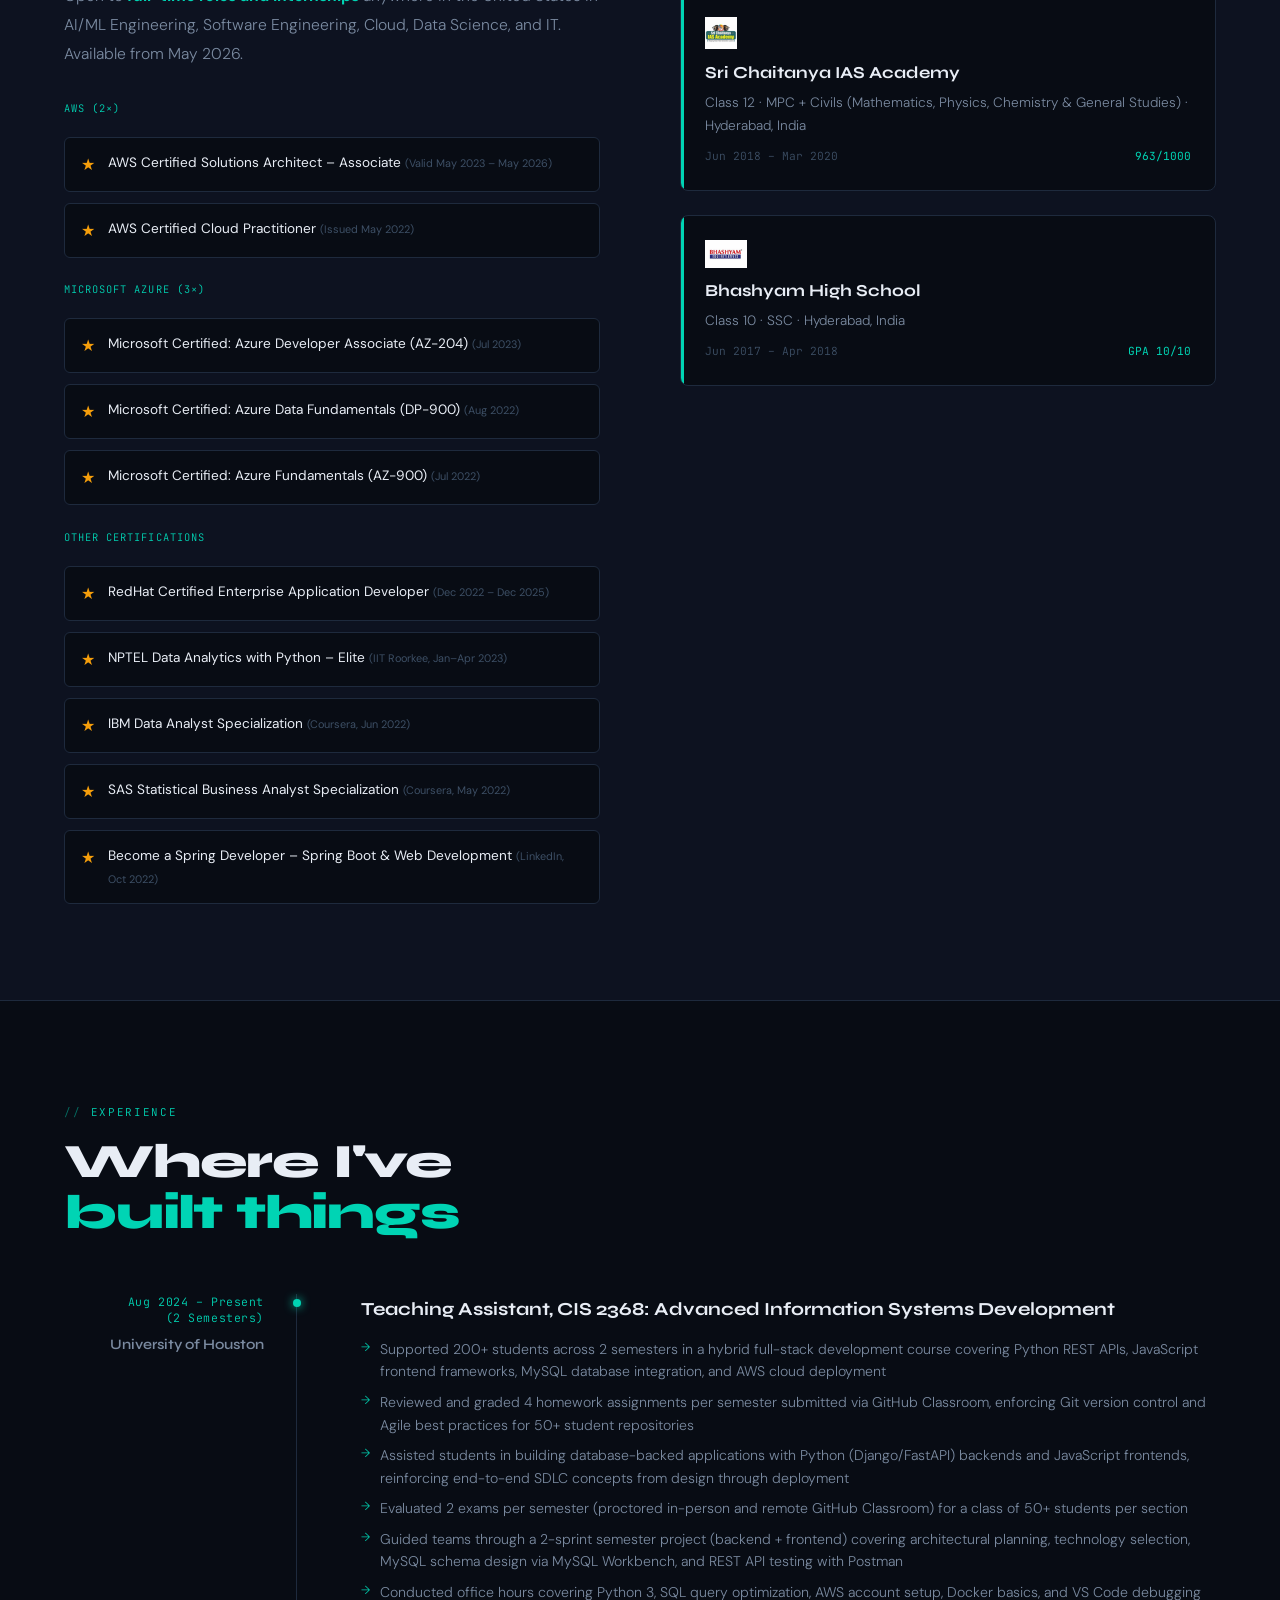
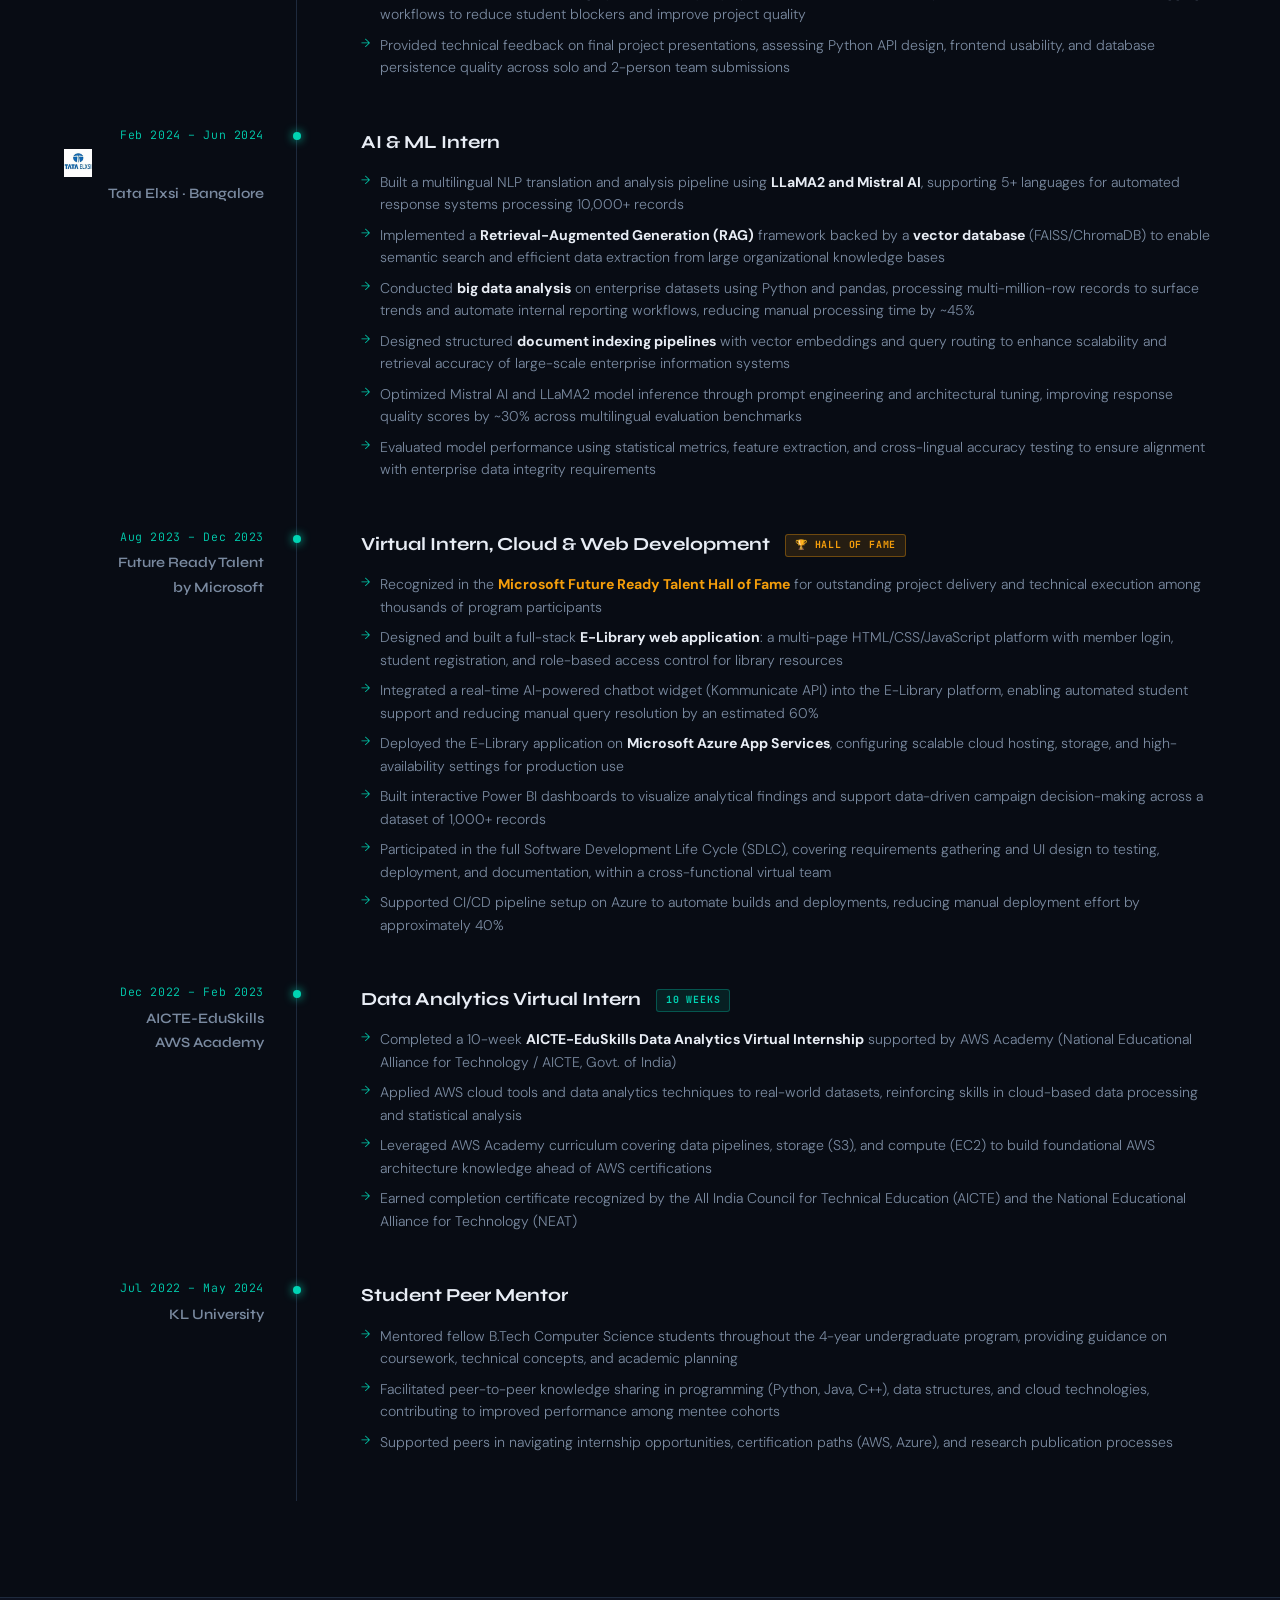
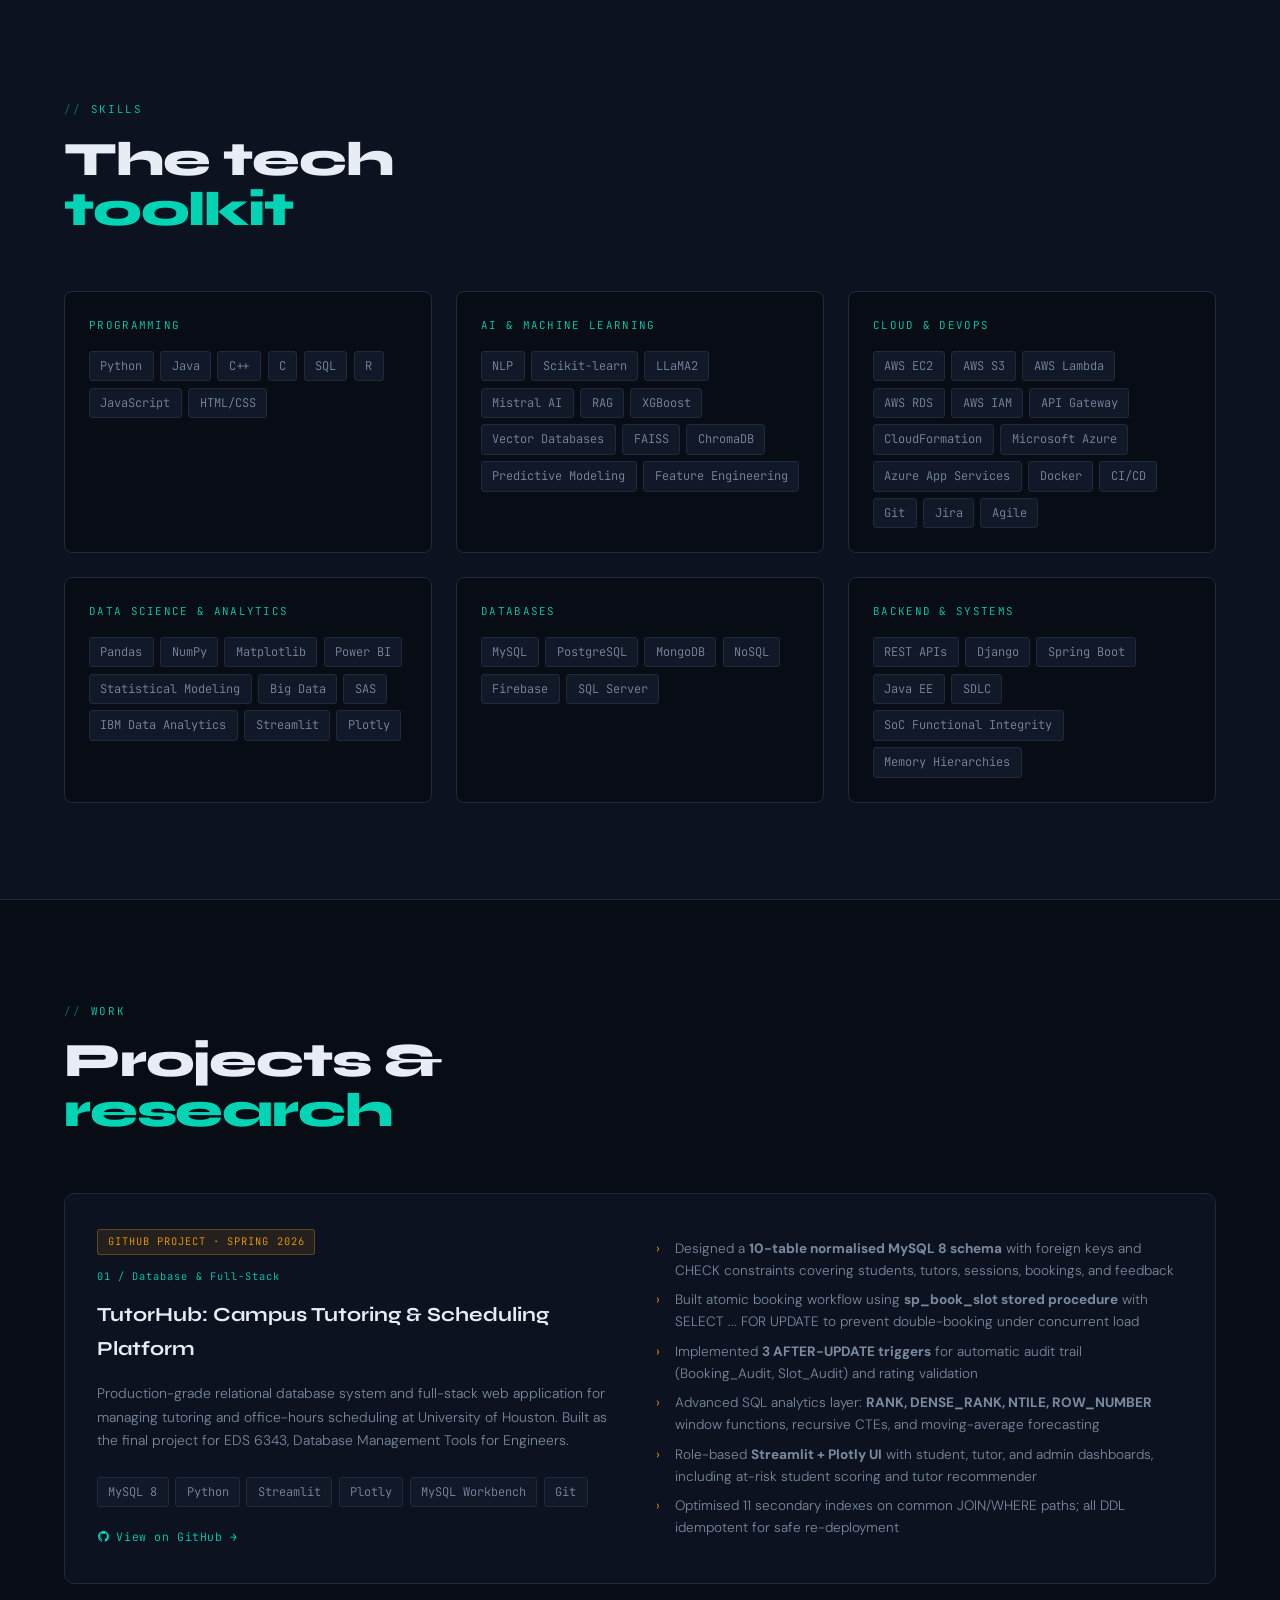
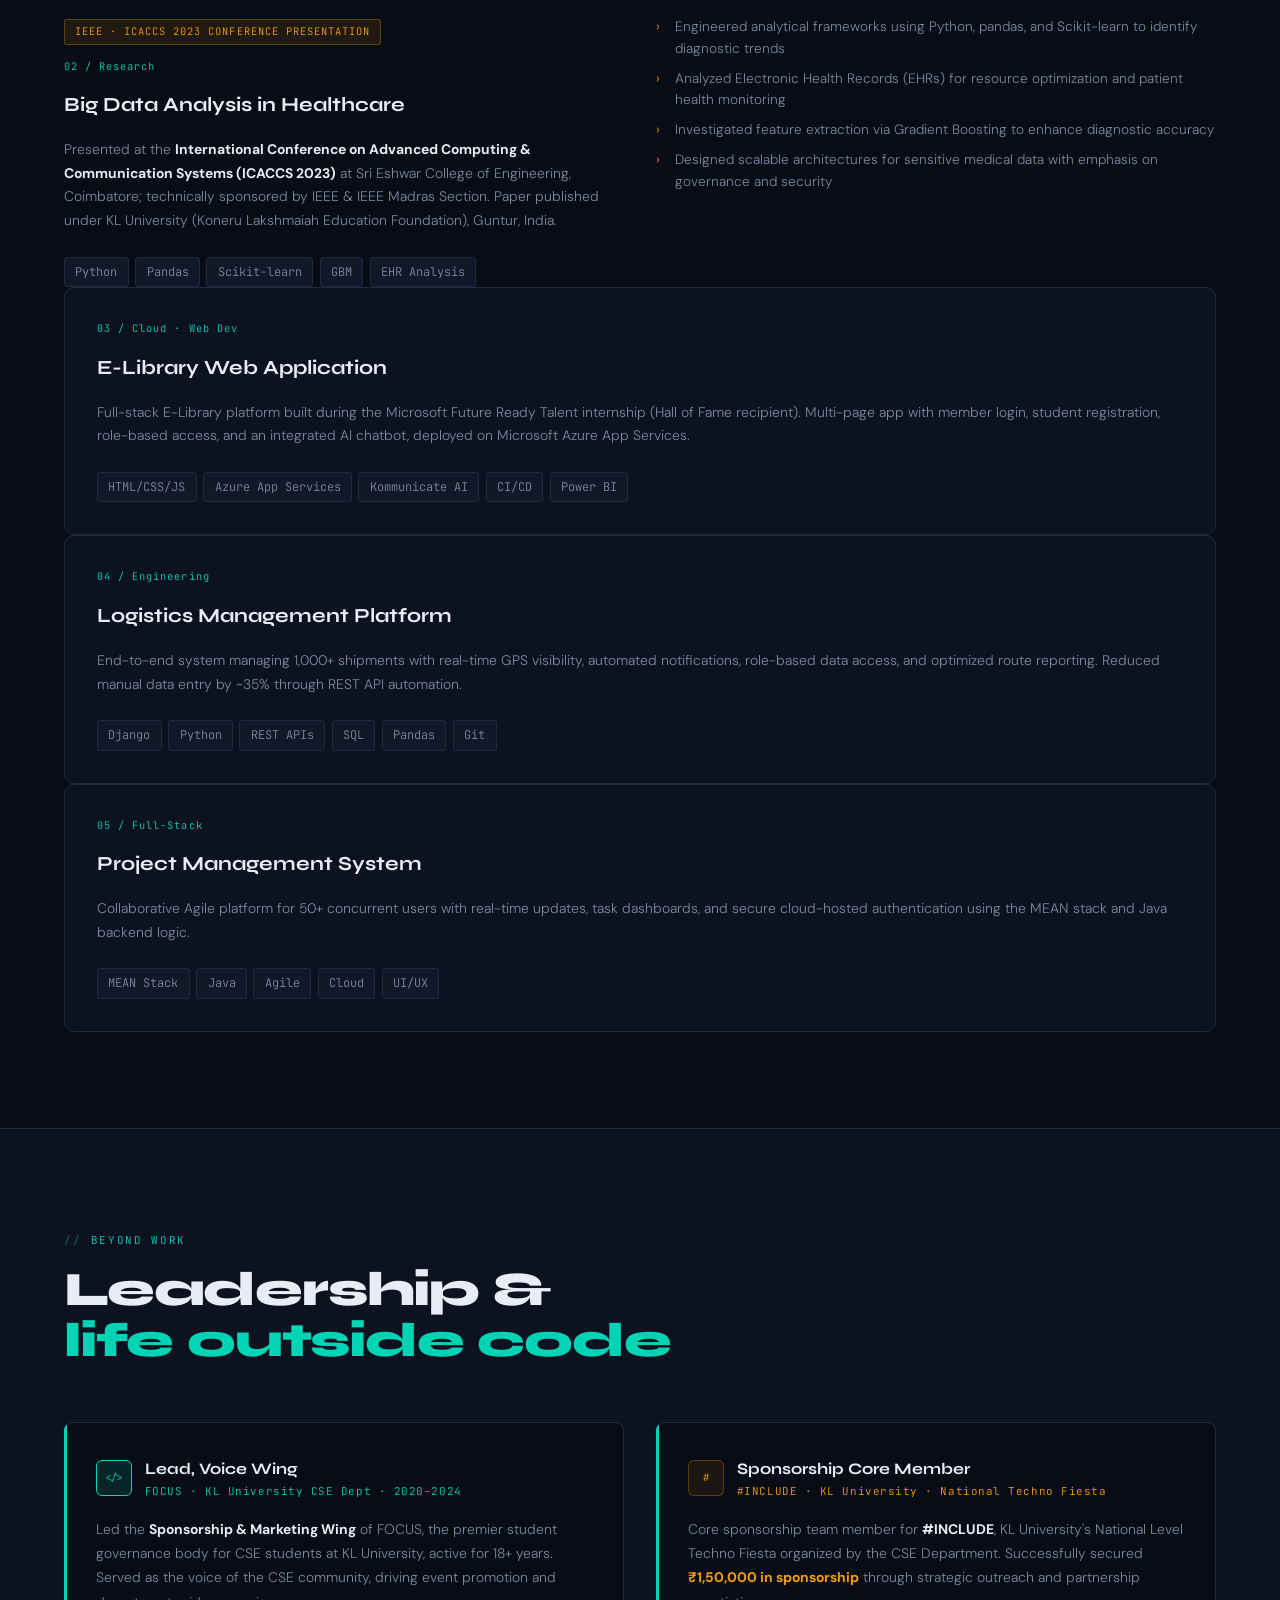
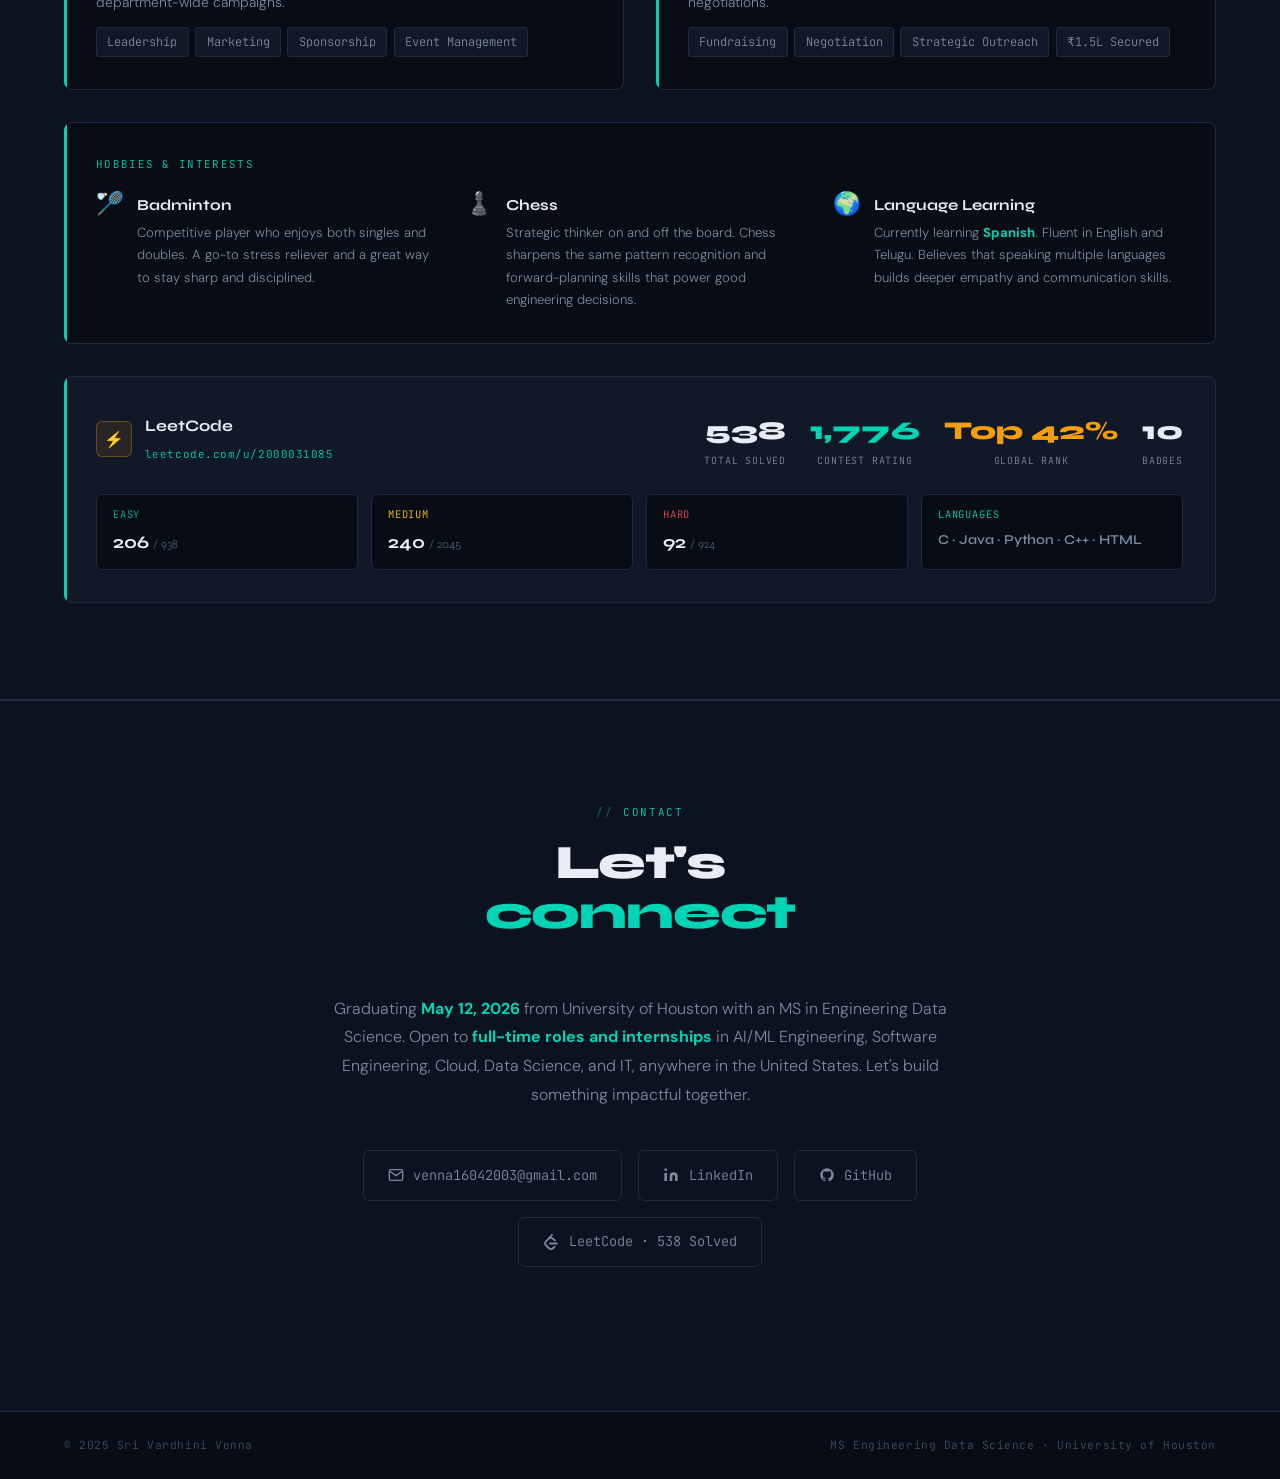
<file: index.html.html>
<!DOCTYPE html>
<html lang="en">
<head>
  <meta charset="UTF-8" />
  <meta name="viewport" content="width=device-width, initial-scale=1.0" />
  <title>Sri Vardhini Venna | Data Scientist</title>
  <link rel="preconnect" href="https://fonts.googleapis.com" />
  <link rel="preconnect" href="https://fonts.gstatic.com" crossorigin />
  <link href="https://fonts.googleapis.com/css2?family=Syne:wght@400;600;700;800&family=DM+Sans:ital,wght@0,300;0,400;0,500;1,300&family=JetBrains+Mono:wght@300;400&display=swap" rel="stylesheet" />
  <style>
    *, *::before, *::after { box-sizing: border-box; margin: 0; padding: 0; }

    :root {
      --bg: #080c14;
      --surface: #0d1220;
      --surface2: #111827;
      --border: #1e2a3d;
      --teal: #00d4b4;
      --teal-dim: #00a38a;
      --teal-glow: rgba(0, 212, 180, 0.12);
      --amber: #f59e0b;
      --text: #e8edf5;
      --text-muted: #7a8aa0;
      --text-dim: #3d4f65;
      --font-display: 'Syne', sans-serif;
      --font-body: 'DM Sans', sans-serif;
      --font-mono: 'JetBrains Mono', monospace;
    }

    html { scroll-behavior: smooth; }

    body {
      background: var(--bg);
      color: var(--text);
      font-family: var(--font-body);
      font-weight: 300;
      line-height: 1.7;
      overflow-x: hidden;
    }

    /* ─── SCROLLBAR ─── */
    ::-webkit-scrollbar { width: 4px; }
    ::-webkit-scrollbar-track { background: var(--bg); }
    ::-webkit-scrollbar-thumb { background: var(--teal-dim); border-radius: 2px; }

    /* ─── NAV ─── */
    nav {
      position: fixed; top: 0; left: 0; right: 0; z-index: 100;
      display: flex; align-items: center; justify-content: space-between;
      padding: 1.2rem 4rem;
      background: rgba(8, 12, 20, 0.85);
      backdrop-filter: blur(20px);
      border-bottom: 1px solid var(--border);
    }
    .nav-logo {
      font-family: var(--font-display);
      font-weight: 800;
      font-size: 1.1rem;
      letter-spacing: -0.02em;
      color: var(--teal);
    }
    .nav-links { display: flex; gap: 2.5rem; list-style: none; }
    .nav-links a {
      font-family: var(--font-mono);
      font-size: 0.75rem;
      font-weight: 300;
      color: var(--text-muted);
      text-decoration: none;
      letter-spacing: 0.08em;
      text-transform: uppercase;
      transition: color 0.2s;
    }
    .nav-links a:hover { color: var(--teal); }

    /* ─── HERO ─── */
    #hero {
      min-height: 100vh;
      display: flex; align-items: center;
      padding: 8rem 4rem 4rem;
      position: relative;
      overflow: hidden;
    }
    .hero-bg {
      position: absolute; inset: 0; z-index: 0;
      background:
        radial-gradient(ellipse 60% 50% at 70% 40%, rgba(0,212,180,0.06) 0%, transparent 60%),
        radial-gradient(ellipse 40% 60% at 20% 80%, rgba(245,158,11,0.04) 0%, transparent 50%);
    }
    .hero-grid {
      position: absolute; inset: 0; z-index: 0;
      background-image:
        linear-gradient(var(--border) 1px, transparent 1px),
        linear-gradient(90deg, var(--border) 1px, transparent 1px);
      background-size: 60px 60px;
      mask-image: radial-gradient(ellipse 80% 80% at center, black 30%, transparent 70%);
      opacity: 0.3;
    }
    .hero-content { position: relative; z-index: 1; max-width: 900px; }
    .hero-eyebrow {
      display: inline-flex; align-items: center; gap: 0.6rem;
      font-family: var(--font-mono);
      font-size: 0.72rem;
      color: var(--teal);
      letter-spacing: 0.15em;
      text-transform: uppercase;
      margin-bottom: 1.5rem;
      opacity: 0; animation: fadeUp 0.7s 0.2s forwards;
    }
    .hero-eyebrow::before {
      content: ''; display: block; width: 28px; height: 1px; background: var(--teal);
    }
    h1.hero-name {
      font-family: var(--font-display);
      font-size: clamp(3.5rem, 7vw, 6.5rem);
      font-weight: 800;
      line-height: 0.95;
      letter-spacing: -0.03em;
      margin-bottom: 1.2rem;
      opacity: 0; animation: fadeUp 0.7s 0.35s forwards;
    }
    h1.hero-name span { color: var(--teal); }
    .hero-title {
      font-family: var(--font-display);
      font-size: clamp(1.1rem, 2vw, 1.5rem);
      font-weight: 600;
      color: var(--text-muted);
      margin-bottom: 2rem;
      opacity: 0; animation: fadeUp 0.7s 0.5s forwards;
    }
    .hero-desc {
      max-width: 620px;
      font-size: 1rem;
      color: var(--text-muted);
      line-height: 1.8;
      margin-bottom: 2.8rem;
      opacity: 0; animation: fadeUp 0.7s 0.65s forwards;
    }
    .hero-cta {
      display: flex; flex-wrap: wrap; gap: 1rem;
      opacity: 0; animation: fadeUp 0.7s 0.8s forwards;
    }
    .btn-primary {
      display: inline-flex; align-items: center; gap: 0.5rem;
      padding: 0.8rem 1.8rem;
      background: var(--teal);
      color: var(--bg);
      font-family: var(--font-body);
      font-weight: 500;
      font-size: 0.9rem;
      border-radius: 4px;
      text-decoration: none;
      transition: all 0.2s;
      letter-spacing: 0.01em;
    }
    .btn-primary:hover { background: #00f0cc; transform: translateY(-1px); box-shadow: 0 8px 24px rgba(0,212,180,0.25); }
    .btn-outline {
      display: inline-flex; align-items: center; gap: 0.5rem;
      padding: 0.8rem 1.8rem;
      border: 1px solid var(--border);
      color: var(--text-muted);
      font-family: var(--font-body);
      font-weight: 400;
      font-size: 0.9rem;
      border-radius: 4px;
      text-decoration: none;
      transition: all 0.2s;
    }
    .btn-outline:hover { border-color: var(--teal); color: var(--teal); }

    .hero-stats {
      position: absolute; right: 4rem; bottom: 4rem; z-index: 1;
      display: flex; flex-direction: column; gap: 1.5rem;
      opacity: 0; animation: fadeLeft 0.7s 1s forwards;
    }
    .stat {
      text-align: right;
      border-right: 2px solid var(--teal);
      padding-right: 1.2rem;
    }
    .stat-num {
      font-family: var(--font-display);
      font-size: 2rem;
      font-weight: 800;
      color: var(--text);
      line-height: 1;
    }
    .stat-num span { color: var(--teal); }
    .stat-label {
      font-family: var(--font-mono);
      font-size: 0.65rem;
      color: var(--text-dim);
      letter-spacing: 0.1em;
      text-transform: uppercase;
    }

    /* ─── SECTION ─── */
    section { padding: 6rem 4rem; }
    .section-label {
      display: inline-flex; align-items: center; gap: 0.6rem;
      font-family: var(--font-mono);
      font-size: 0.68rem;
      color: var(--teal);
      letter-spacing: 0.15em;
      text-transform: uppercase;
      margin-bottom: 1rem;
    }
    .section-label::before { content: '//'; opacity: 0.5; }
    h2.section-title {
      font-family: var(--font-display);
      font-size: clamp(2rem, 4vw, 3rem);
      font-weight: 800;
      line-height: 1.05;
      letter-spacing: -0.025em;
      margin-bottom: 3.5rem;
    }
    h2.section-title em { font-style: normal; color: var(--teal); }

    /* ─── ABOUT ─── */
    #about { background: var(--surface); border-top: 1px solid var(--border); border-bottom: 1px solid var(--border); }
    .about-grid {
      display: grid; grid-template-columns: 1fr 1fr; gap: 5rem; align-items: start;
    }
    .about-text p {
      color: var(--text-muted);
      margin-bottom: 1.2rem;
      font-size: 0.98rem;
      line-height: 1.85;
    }
    .cert-list { margin-top: 2rem; display: flex; flex-direction: column; gap: 0.7rem; }
    .cert-item {
      display: flex; align-items: flex-start; gap: 0.8rem;
      padding: 0.8rem 1rem;
      background: var(--bg);
      border: 1px solid var(--border);
      border-radius: 6px;
      font-size: 0.85rem;
    }
    .cert-icon { color: var(--amber); font-size: 1rem; flex-shrink: 0; }
    .cert-name { color: var(--text); font-weight: 400; }
    .about-right { display: flex; flex-direction: column; gap: 1.5rem; }
    .edu-card {
      padding: 1.5rem;
      background: var(--bg);
      border: 1px solid var(--border);
      border-radius: 8px;
      position: relative;
      overflow: hidden;
      transition: border-color 0.3s;
    }
    .edu-card:hover { border-color: var(--teal); }
    .edu-card::before {
      content: ''; position: absolute; top: 0; left: 0; width: 3px; height: 100%;
      background: var(--teal);
    }
    .edu-school {
      font-family: var(--font-display);
      font-size: 1.05rem;
      font-weight: 700;
      margin-bottom: 0.2rem;
    }
    .edu-degree { font-size: 0.85rem; color: var(--text-muted); margin-bottom: 0.6rem; }
    .edu-meta {
      display: flex; justify-content: space-between; align-items: center;
      font-family: var(--font-mono);
      font-size: 0.7rem;
      color: var(--text-dim);
    }
    .edu-gpa { color: var(--teal); font-weight: 400; }

    /* ─── EXPERIENCE ─── */
    #experience { }
    .timeline { display: flex; flex-direction: column; gap: 0; }
    .tl-item {
      display: grid; grid-template-columns: 200px 1px 1fr;
      gap: 0 2rem; position: relative;
    }
    .tl-side { text-align: right; padding: 0 0 3rem; }
    .tl-date {
      font-family: var(--font-mono);
      font-size: 0.72rem;
      color: var(--teal);
      letter-spacing: 0.05em;
      line-height: 1.4;
    }
    .tl-company {
      font-family: var(--font-display);
      font-size: 0.9rem;
      font-weight: 600;
      color: var(--text-muted);
      margin-top: 0.4rem;
    }
    .tl-line {
      width: 1px; background: var(--border);
      position: relative; flex-shrink: 0;
    }
    .tl-line::before {
      content: ''; position: absolute;
      top: 0.35rem; left: 50%; transform: translateX(-50%);
      width: 8px; height: 8px;
      border-radius: 50%;
      background: var(--teal);
      box-shadow: 0 0 10px var(--teal);
    }
    .tl-body { padding: 0 0 3rem 2rem; }
    .tl-role {
      font-family: var(--font-display);
      font-size: 1.15rem;
      font-weight: 700;
      margin-bottom: 0.8rem;
    }
    .tl-bullets { list-style: none; display: flex; flex-direction: column; gap: 0.5rem; }
    .tl-bullets li {
      font-size: 0.88rem;
      color: var(--text-muted);
      padding-left: 1.2rem;
      position: relative;
      line-height: 1.6;
    }
    .tl-bullets li::before {
      content: '→'; position: absolute; left: 0;
      color: var(--teal); font-size: 0.75rem;
    }

    /* ─── SKILLS ─── */
    #skills { background: var(--surface); border-top: 1px solid var(--border); border-bottom: 1px solid var(--border); }
    .skills-grid { display: grid; grid-template-columns: repeat(3, 1fr); gap: 1.5rem; }
    .skill-block {
      padding: 1.5rem;
      background: var(--bg);
      border: 1px solid var(--border);
      border-radius: 8px;
      transition: all 0.3s;
    }
    .skill-block:hover {
      border-color: var(--teal);
      transform: translateY(-3px);
      box-shadow: 0 12px 32px rgba(0,212,180,0.08);
    }
    .skill-category {
      font-family: var(--font-mono);
      font-size: 0.68rem;
      letter-spacing: 0.12em;
      text-transform: uppercase;
      color: var(--teal);
      margin-bottom: 1rem;
    }
    .skill-tags { display: flex; flex-wrap: wrap; gap: 0.4rem; }
    .tag {
      display: inline-block;
      padding: 0.25rem 0.65rem;
      background: var(--surface2);
      border: 1px solid var(--border);
      border-radius: 3px;
      font-size: 0.75rem;
      color: var(--text-muted);
      font-family: var(--font-mono);
    }

    /* ─── PROJECTS ─── */
    #projects { }
    .projects-grid { display: grid; grid-template-columns: 1fr 1fr; gap: 2rem; }
    .project-card {
      background: var(--surface);
      border: 1px solid var(--border);
      border-radius: 10px;
      padding: 2rem;
      transition: all 0.3s;
      position: relative;
      overflow: hidden;
    }
    .project-card::before {
      content: ''; position: absolute;
      top: 0; left: 0; right: 0; height: 2px;
      background: linear-gradient(90deg, var(--teal), transparent);
      transform: scaleX(0); transform-origin: left;
      transition: transform 0.4s;
    }
    .project-card:hover { border-color: rgba(0,212,180,0.3); transform: translateY(-4px); box-shadow: 0 20px 48px rgba(0,0,0,0.4); }
    .project-card:hover::before { transform: scaleX(1); }
    .project-num {
      font-family: var(--font-mono);
      font-size: 0.65rem;
      color: var(--teal);
      letter-spacing: 0.1em;
      margin-bottom: 0.8rem;
    }
    .project-title {
      font-family: var(--font-display);
      font-size: 1.25rem;
      font-weight: 700;
      margin-bottom: 1rem;
    }
    .project-desc {
      font-size: 0.87rem;
      color: var(--text-muted);
      line-height: 1.7;
      margin-bottom: 1.5rem;
    }
    .project-tech { display: flex; flex-wrap: wrap; gap: 0.4rem; }
    .project-card.featured { grid-column: span 2; display: grid; grid-template-columns: 1fr 1fr; gap: 2rem; align-items: center; }
    .featured-badge {
      display: inline-block;
      padding: 0.2rem 0.6rem;
      background: rgba(245,158,11,0.1);
      border: 1px solid rgba(245,158,11,0.3);
      border-radius: 3px;
      font-size: 0.65rem;
      font-family: var(--font-mono);
      color: var(--amber);
      letter-spacing: 0.1em;
      margin-bottom: 0.8rem;
    }
    .pub-bullets { list-style: none; display: flex; flex-direction: column; gap: 0.5rem; }
    .pub-bullets li {
      font-size: 0.85rem; color: var(--text-muted); padding-left: 1.2rem; position: relative; line-height: 1.6;
    }
    .pub-bullets li::before { content: '›'; position: absolute; left: 0; color: var(--amber); }

    /* ─── CONTACT ─── */
    #contact {
      background: var(--surface);
      border-top: 1px solid var(--border);
      text-align: center;
    }
    .contact-inner { max-width: 620px; margin: 0 auto; }
    .contact-inner p { color: var(--text-muted); margin-bottom: 2.5rem; font-size: 1rem; line-height: 1.8; }
    .contact-links {
      display: flex; flex-wrap: wrap; justify-content: center; gap: 1rem;
      margin-bottom: 3rem;
    }
    .contact-link {
      display: inline-flex; align-items: center; gap: 0.6rem;
      padding: 0.8rem 1.5rem;
      border: 1px solid var(--border);
      border-radius: 6px;
      color: var(--text-muted);
      text-decoration: none;
      font-size: 0.85rem;
      font-family: var(--font-mono);
      transition: all 0.2s;
    }
    .contact-link:hover { border-color: var(--teal); color: var(--teal); }
    .contact-link svg { width: 16px; height: 16px; }

    /* ─── FOOTER ─── */
    footer {
      padding: 1.5rem 4rem;
      border-top: 1px solid var(--border);
      display: flex; justify-content: space-between; align-items: center;
    }
    footer span {
      font-family: var(--font-mono);
      font-size: 0.7rem;
      color: var(--text-dim);
      letter-spacing: 0.05em;
    }

    /* ─── ANIMATIONS ─── */
    @keyframes fadeUp {
      from { opacity: 0; transform: translateY(20px); }
      to   { opacity: 1; transform: translateY(0); }
    }
    @keyframes fadeLeft {
      from { opacity: 0; transform: translateX(20px); }
      to   { opacity: 1; transform: translateX(0); }
    }
    .reveal {
      opacity: 0; transform: translateY(30px);
      transition: opacity 0.65s ease, transform 0.65s ease;
    }
    .reveal.visible { opacity: 1; transform: none; }
    .reveal-delay-1 { transition-delay: 0.1s; }
    .reveal-delay-2 { transition-delay: 0.2s; }
    .reveal-delay-3 { transition-delay: 0.3s; }

    @media (max-width: 900px) {
      nav { padding: 1rem 2rem; }
      .nav-links { display: none; }
      section { padding: 4rem 2rem; }
      #hero { padding: 7rem 2rem 4rem; }
      .hero-stats { display: none; }
      .about-grid, .projects-grid, .skills-grid { grid-template-columns: 1fr; }
      .project-card.featured { grid-column: span 1; grid-template-columns: 1fr; }
      .tl-item { grid-template-columns: 1fr; }
      .tl-side { text-align: left; }
      .tl-line { display: none; }
      .tl-body { padding: 0.5rem 0 2rem; }
      footer { flex-direction: column; gap: 0.5rem; text-align: center; padding: 1.5rem 2rem; }
    }
  </style>
</head>
<body>

  <!-- NAV -->
  <nav>
    <div class="nav-logo">SV</div>
    <ul class="nav-links">
      <li><a href="#about">About</a></li>
      <li><a href="#experience">Experience</a></li>
      <li><a href="#skills">Skills</a></li>
      <li><a href="#projects">Projects</a></li>
      <li><a href="#beyond">Beyond Work</a></li>
      <li><a href="#contact">Contact</a></li>
    </ul>
  </nav>

  <!-- HERO -->
  <section id="hero">
    <div class="hero-bg"></div>
    <div class="hero-grid"></div>
    <div class="hero-content">
      <div class="hero-eyebrow">Open to opportunities · AI · Software · Cloud · Data · IT</div>
      <h1 class="hero-name">Sri Vardhini<br/><span>Venna</span></h1>
      <div class="hero-title">Software &amp; Data Engineer</div>
      <p class="hero-desc">
        MS Engineering Data Science graduate (University of Houston, May 2026) with 2+ years of hands-on
        experience building AI/ML pipelines, cloud-native applications, REST APIs, and production-grade
        data systems. Open to full-time roles and internships anywhere in the United States.
      </p>
      <div class="hero-cta">
        <a href="mailto:venna16042003@gmail.com" class="btn-primary">
          <svg width="14" height="14" fill="none" stroke="currentColor" stroke-width="2" viewBox="0 0 24 24"><path d="M4 4h16c1.1 0 2 .9 2 2v12c0 1.1-.9 2-2 2H4c-1.1 0-2-.9-2-2V6c0-1.1.9-2 2-2z"/><polyline points="22,6 12,13 2,6"/></svg>
          Get in touch
        </a>
        <a href="https://github.com/2000031085" target="_blank" class="btn-outline">
          <svg width="14" height="14" fill="currentColor" viewBox="0 0 24 24"><path d="M12 2C6.477 2 2 6.484 2 12.017c0 4.425 2.865 8.18 6.839 9.504.5.092.682-.217.682-.483 0-.237-.008-.868-.013-1.703-2.782.605-3.369-1.343-3.369-1.343-.454-1.158-1.11-1.466-1.11-1.466-.908-.62.069-.608.069-.608 1.003.07 1.531 1.032 1.531 1.032.892 1.53 2.341 1.088 2.91.832.092-.647.35-1.088.636-1.338-2.22-.253-4.555-1.113-4.555-4.951 0-1.093.39-1.988 1.029-2.688-.103-.253-.446-1.272.098-2.65 0 0 .84-.27 2.75 1.026A9.564 9.564 0 0112 6.844c.85.004 1.705.115 2.504.337 1.909-1.296 2.747-1.027 2.747-1.027.546 1.379.202 2.398.1 2.651.64.7 1.028 1.595 1.028 2.688 0 3.848-2.339 4.695-4.566 4.943.359.309.678.92.678 1.855 0 1.338-.012 2.419-.012 2.747 0 .268.18.58.688.482A10.019 10.019 0 0022 12.017C22 6.484 17.522 2 12 2z"/></svg>
          GitHub
        </a>
        <a href="https://www.linkedin.com/in/sri-vardhini-venna-a44995220/" target="_blank" class="btn-outline">
          <svg width="14" height="14" fill="currentColor" viewBox="0 0 24 24"><path d="M16 8a6 6 0 016 6v7h-4v-7a2 2 0 00-2-2 2 2 0 00-2 2v7h-4v-7a6 6 0 016-6zM2 9h4v12H2z"/><circle cx="4" cy="4" r="2"/></svg>
          LinkedIn
        </a>
      </div>
    </div>
    <div class="hero-stats">
      <div class="stat">
        <div class="stat-num">3.74<span>/4.0</span></div>
        <div class="stat-label">MS GPA · UH</div>
      </div>
      <div class="stat">
        <div class="stat-num">200<span>+</span></div>
        <div class="stat-label">Students Mentored</div>
      </div>
      <div class="stat">
        <div class="stat-num">9<span>+</span></div>
        <div class="stat-label">Certifications</div>
      </div>
      <div class="stat">
        <div class="stat-num">538<span>+</span></div>
        <div class="stat-label">LeetCode Solved</div>
      </div>
    </div>
  </section>

  <!-- ABOUT -->
  <section id="about">
    <div class="section-label">About</div>
    <h2 class="section-title">Turning data into<br/><em>decisions</em></h2>
    <div class="about-grid">
      <div class="about-text reveal">
        <p>I'm a Data Science graduate student at the University of Houston (GPA 3.74/4.0) <strong style="color:var(--teal)">graduating May 12, 2026</strong>, with 2+ years of combined industry and academic experience spanning machine learning, cloud infrastructure, REST API development, and full-stack software engineering. I hold <strong style="color:var(--teal)">9+ certifications</strong> including 2× AWS, 3× Microsoft Azure, RedHat, and NPTEL Elite from IIT Roorkee.</p>
        <p>My hands-on work includes building multilingual NLP and vector-search pipelines at Tata Elxsi, deploying Azure cloud applications recognized by Microsoft's Hall of Fame program, and teaching 200+ students as a Teaching Assistant in Advanced Information Systems Development. I also served as a <strong style="color:var(--teal)">Student Peer Mentor</strong> at KL University throughout my B.Tech, supporting peers in coursework, certifications, and research.</p>
        <p>Open to <strong style="color:var(--teal)">full-time roles and internships</strong> anywhere in the United States in AI/ML Engineering, Software Engineering, Cloud, Data Science, and IT. Available from May 2026.</p>

        <div class="cert-list">
          <div style="font-family:var(--font-mono);font-size:0.65rem;color:var(--teal);letter-spacing:0.1em;text-transform:uppercase;margin-bottom:0.5rem;">AWS (2×)</div>
          <div class="cert-item">
            <span class="cert-icon">★</span>
            <span class="cert-name">AWS Certified Solutions Architect – Associate <span style="color:var(--text-dim);font-size:0.8em;">(Valid May 2023 – May 2026)</span></span>
          </div>
          <div class="cert-item">
            <span class="cert-icon">★</span>
            <span class="cert-name">AWS Certified Cloud Practitioner <span style="color:var(--text-dim);font-size:0.8em;">(Issued May 2022)</span></span>
          </div>
          <div style="font-family:var(--font-mono);font-size:0.65rem;color:var(--teal);letter-spacing:0.1em;text-transform:uppercase;margin:0.8rem 0 0.5rem;">Microsoft Azure (3×)</div>
          <div class="cert-item">
            <span class="cert-icon">★</span>
            <span class="cert-name">Microsoft Certified: Azure Developer Associate (AZ-204) <span style="color:var(--text-dim);font-size:0.8em;">(Jul 2023)</span></span>
          </div>
          <div class="cert-item">
            <span class="cert-icon">★</span>
            <span class="cert-name">Microsoft Certified: Azure Data Fundamentals (DP-900) <span style="color:var(--text-dim);font-size:0.8em;">(Aug 2022)</span></span>
          </div>
          <div class="cert-item">
            <span class="cert-icon">★</span>
            <span class="cert-name">Microsoft Certified: Azure Fundamentals (AZ-900) <span style="color:var(--text-dim);font-size:0.8em;">(Jul 2022)</span></span>
          </div>
          <div style="font-family:var(--font-mono);font-size:0.65rem;color:var(--teal);letter-spacing:0.1em;text-transform:uppercase;margin:0.8rem 0 0.5rem;">Other Certifications</div>
          <div class="cert-item">
            <span class="cert-icon">★</span>
            <span class="cert-name">RedHat Certified Enterprise Application Developer <span style="color:var(--text-dim);font-size:0.8em;">(Dec 2022 – Dec 2025)</span></span>
          </div>
          <div class="cert-item">
            <span class="cert-icon">★</span>
            <span class="cert-name">NPTEL Data Analytics with Python – Elite <span style="color:var(--text-dim);font-size:0.8em;">(IIT Roorkee, Jan–Apr 2023)</span></span>
          </div>
          <div class="cert-item">
            <span class="cert-icon">★</span>
            <span class="cert-name">IBM Data Analyst Specialization <span style="color:var(--text-dim);font-size:0.8em;">(Coursera, Jun 2022)</span></span>
          </div>
          <div class="cert-item">
            <span class="cert-icon">★</span>
            <span class="cert-name">SAS Statistical Business Analyst Specialization <span style="color:var(--text-dim);font-size:0.8em;">(Coursera, May 2022)</span></span>
          </div>
          <div class="cert-item">
            <span class="cert-icon">★</span>
            <span class="cert-name">Become a Spring Developer – Spring Boot &amp; Web Development <span style="color:var(--text-dim);font-size:0.8em;">(LinkedIn, Oct 2022)</span></span>
          </div>
        </div>
      </div>
      <div class="about-right reveal reveal-delay-2">
        <div class="edu-card">
          <img src="[data-uri]" alt="University of Houston" style="height:32px;object-fit:contain;margin-bottom:0.6rem;display:block;"><div class="edu-school">University of Houston</div>
          <div class="edu-degree">MS in Engineering Data Science</div>
          <div class="edu-meta">
            <span>Aug 2024 – May 2026 · Houston, TX</span>
            <span class="edu-gpa">GPA 3.74/4.0</span>
          </div>
        </div>
        <div class="edu-card">
          <img src="[data-uri]" alt="KL University" style="height:32px;object-fit:contain;margin-bottom:0.6rem;display:block;"><div class="edu-school">KL University</div>
          <div class="edu-degree">B.Tech in Computer Science &amp; Engineering</div>
          <div class="edu-meta">
            <span>Jul 2020 – May 2024</span>
            <span class="edu-gpa">GPA 9.17/10</span>
          </div>
        </div>
        <div class="edu-card">
          <img src="[data-uri]" alt="Sri Chaitanya IAS Academy" style="height:32px;object-fit:contain;margin-bottom:0.6rem;display:block;"><div class="edu-school">Sri Chaitanya IAS Academy</div>
          <div class="edu-degree">Class 12 · MPC + Civils (Mathematics, Physics, Chemistry &amp; General Studies) · Hyderabad, India</div>
          <div class="edu-meta">
            <span>Jun 2018 – Mar 2020</span>
            <span class="edu-gpa">963/1000</span>
          </div>
        </div>
        <div class="edu-card">
          <img src="[data-uri]" alt="Bhashyam High School" style="height:28px;object-fit:contain;margin-bottom:0.6rem;display:block;"><div class="edu-school">Bhashyam High School</div>
          <div class="edu-degree">Class 10 · SSC · Hyderabad, India</div>
          <div class="edu-meta">
            <span>Jun 2017 – Apr 2018</span>
            <span class="edu-gpa">GPA 10/10</span>
          </div>
        </div>
      </div>
    </div>
  </section>

  <!-- EXPERIENCE -->
  <section id="experience">
    <div class="section-label">Experience</div>
    <h2 class="section-title">Where I've<br/><em>built things</em></h2>
    <div class="timeline">

      <div class="tl-item reveal">
        <div class="tl-side">
          <div class="tl-date">Aug 2024 – Present<br/>(2 Semesters)</div>
          <div class="tl-company">University of Houston</div>
        </div>
        <div class="tl-line"></div>
        <div class="tl-body">
          <div class="tl-role">Teaching Assistant, CIS 2368: Advanced Information Systems Development</div>
          <ul class="tl-bullets">
            <li>Supported 200+ students across 2 semesters in a hybrid full-stack development course covering Python REST APIs, JavaScript frontend frameworks, MySQL database integration, and AWS cloud deployment</li>
            <li>Reviewed and graded 4 homework assignments per semester submitted via GitHub Classroom, enforcing Git version control and Agile best practices for 50+ student repositories</li>
            <li>Assisted students in building database-backed applications with Python (Django/FastAPI) backends and JavaScript frontends, reinforcing end-to-end SDLC concepts from design through deployment</li>
            <li>Evaluated 2 exams per semester (proctored in-person and remote GitHub Classroom) for a class of 50+ students per section</li>
            <li>Guided teams through a 2-sprint semester project (backend + frontend) covering architectural planning, technology selection, MySQL schema design via MySQL Workbench, and REST API testing with Postman</li>
            <li>Conducted office hours covering Python 3, SQL query optimization, AWS account setup, Docker basics, and VS Code debugging workflows to reduce student blockers and improve project quality</li>
            <li>Provided technical feedback on final project presentations, assessing Python API design, frontend usability, and database persistence quality across solo and 2-person team submissions</li>
          </ul>
        </div>
      </div>

      <div class="tl-item reveal reveal-delay-1">
        <div class="tl-side">
          <div class="tl-date">Feb 2024 – Jun 2024</div>
          <div class="tl-company"><img src="[data-uri]" alt="Tata Elxsi" style="height:28px;object-fit:contain;display:block;margin-bottom:0.3rem;">Tata Elxsi · Bangalore</div>
        </div>
        <div class="tl-line"></div>
        <div class="tl-body">
          <div class="tl-role">AI &amp; ML Intern</div>
          <ul class="tl-bullets">
            <li>Built a multilingual NLP translation and analysis pipeline using <strong style="color:var(--text)">LLaMA2 and Mistral AI</strong>, supporting 5+ languages for automated response systems processing 10,000+ records</li>
            <li>Implemented a <strong style="color:var(--text)">Retrieval-Augmented Generation (RAG)</strong> framework backed by a <strong style="color:var(--text)">vector database</strong> (FAISS/ChromaDB) to enable semantic search and efficient data extraction from large organizational knowledge bases</li>
            <li>Conducted <strong style="color:var(--text)">big data analysis</strong> on enterprise datasets using Python and pandas, processing multi-million-row records to surface trends and automate internal reporting workflows, reducing manual processing time by ~45%</li>
            <li>Designed structured <strong style="color:var(--text)">document indexing pipelines</strong> with vector embeddings and query routing to enhance scalability and retrieval accuracy of large-scale enterprise information systems</li>
            <li>Optimized Mistral AI and LLaMA2 model inference through prompt engineering and architectural tuning, improving response quality scores by ~30% across multilingual evaluation benchmarks</li>
            <li>Evaluated model performance using statistical metrics, feature extraction, and cross-lingual accuracy testing to ensure alignment with enterprise data integrity requirements</li>
          </ul>
        </div>
      </div>

      <div class="tl-item reveal reveal-delay-2">
        <div class="tl-side">
          <div class="tl-date">Aug 2023 – Dec 2023</div>
          <div class="tl-company">Future Ready Talent<br/>by Microsoft</div>
        </div>
        <div class="tl-line"></div>
        <div class="tl-body">
          <div class="tl-role">Virtual Intern, Cloud &amp; Web Development
            <span style="display:inline-block;margin-left:0.7rem;padding:0.15rem 0.55rem;background:rgba(245,158,11,0.12);border:1px solid rgba(245,158,11,0.35);border-radius:3px;font-family:var(--font-mono);font-size:0.62rem;color:var(--amber);letter-spacing:0.08em;vertical-align:middle;">🏆 HALL OF FAME</span>
          </div>
          <ul class="tl-bullets">
            <li>Recognized in the <strong style="color:var(--amber)">Microsoft Future Ready Talent Hall of Fame</strong> for outstanding project delivery and technical execution among thousands of program participants</li>
            <li>Designed and built a full-stack <strong style="color:var(--text)">E-Library web application</strong>: a multi-page HTML/CSS/JavaScript platform with member login, student registration, and role-based access control for library resources</li>
            <li>Integrated a real-time AI-powered chatbot widget (Kommunicate API) into the E-Library platform, enabling automated student support and reducing manual query resolution by an estimated 60%</li>
            <li>Deployed the E-Library application on <strong style="color:var(--text)">Microsoft Azure App Services</strong>, configuring scalable cloud hosting, storage, and high-availability settings for production use</li>
            <li>Built interactive Power BI dashboards to visualize analytical findings and support data-driven campaign decision-making across a dataset of 1,000+ records</li>
            <li>Participated in the full Software Development Life Cycle (SDLC), covering requirements gathering and UI design to testing, deployment, and documentation, within a cross-functional virtual team</li>
            <li>Supported CI/CD pipeline setup on Azure to automate builds and deployments, reducing manual deployment effort by approximately 40%</li>
          </ul>
        </div>
      </div>

      <div class="tl-item reveal">
        <div class="tl-side">
          <div class="tl-date">Dec 2022 – Feb 2023</div>
          <div class="tl-company">AICTE-EduSkills<br/>AWS Academy</div>
        </div>
        <div class="tl-line"></div>
        <div class="tl-body">
          <div class="tl-role">Data Analytics Virtual Intern <span style="display:inline-block;margin-left:0.7rem;padding:0.15rem 0.55rem;background:rgba(0,212,180,0.1);border:1px solid rgba(0,212,180,0.3);border-radius:3px;font-family:var(--font-mono);font-size:0.62rem;color:var(--teal);letter-spacing:0.08em;vertical-align:middle;">10 WEEKS</span></div>
          <ul class="tl-bullets">
            <li>Completed a 10-week <strong style="color:var(--text)">AICTE-EduSkills Data Analytics Virtual Internship</strong> supported by AWS Academy (National Educational Alliance for Technology / AICTE, Govt. of India)</li>
            <li>Applied AWS cloud tools and data analytics techniques to real-world datasets, reinforcing skills in cloud-based data processing and statistical analysis</li>
            <li>Leveraged AWS Academy curriculum covering data pipelines, storage (S3), and compute (EC2) to build foundational AWS architecture knowledge ahead of AWS certifications</li>
            <li>Earned completion certificate recognized by the All India Council for Technical Education (AICTE) and the National Educational Alliance for Technology (NEAT)</li>
          </ul>
        </div>
      </div>

      <div class="tl-item reveal reveal-delay-1">
        <div class="tl-side">
          <div class="tl-date">Jul 2022 – May 2024</div>
          <div class="tl-company">KL University</div>
        </div>
        <div class="tl-line"></div>
        <div class="tl-body">
          <div class="tl-role">Student Peer Mentor</div>
          <ul class="tl-bullets">
            <li>Mentored fellow B.Tech Computer Science students throughout the 4-year undergraduate program, providing guidance on coursework, technical concepts, and academic planning</li>
            <li>Facilitated peer-to-peer knowledge sharing in programming (Python, Java, C++), data structures, and cloud technologies, contributing to improved performance among mentee cohorts</li>
            <li>Supported peers in navigating internship opportunities, certification paths (AWS, Azure), and research publication processes</li>
          </ul>
        </div>
      </div>

    </div>
  </section>

  <!-- SKILLS -->
  <section id="skills">
    <div class="section-label">Skills</div>
    <h2 class="section-title">The tech<br/><em>toolkit</em></h2>
    <div class="skills-grid">
      <div class="skill-block reveal">
        <div class="skill-category">Programming</div>
        <div class="skill-tags">
          <span class="tag">Python</span><span class="tag">Java</span><span class="tag">C++</span>
          <span class="tag">C</span><span class="tag">SQL</span><span class="tag">R</span>
          <span class="tag">JavaScript</span><span class="tag">HTML/CSS</span>
        </div>
      </div>
      <div class="skill-block reveal">
        <div class="skill-category">AI &amp; Machine Learning</div>
        <div class="skill-tags">
          <span class="tag">NLP</span><span class="tag">Scikit-learn</span><span class="tag">LLaMA2</span>
          <span class="tag">Mistral AI</span><span class="tag">RAG</span><span class="tag">XGBoost</span>
          <span class="tag">Vector Databases</span><span class="tag">FAISS</span><span class="tag">ChromaDB</span>
          <span class="tag">Predictive Modeling</span><span class="tag">Feature Engineering</span>
        </div>
      </div>
      <div class="skill-block reveal reveal-delay-2">
        <div class="skill-category">Cloud &amp; DevOps</div>
        <div class="skill-tags">
          <span class="tag">AWS EC2</span><span class="tag">AWS S3</span><span class="tag">AWS Lambda</span>
          <span class="tag">AWS RDS</span><span class="tag">AWS IAM</span><span class="tag">API Gateway</span>
          <span class="tag">CloudFormation</span><span class="tag">Microsoft Azure</span>
          <span class="tag">Azure App Services</span><span class="tag">Docker</span>
          <span class="tag">CI/CD</span><span class="tag">Git</span><span class="tag">Jira</span><span class="tag">Agile</span>
        </div>
      </div>
      <div class="skill-block reveal">
        <div class="skill-category">Data Science &amp; Analytics</div>
        <div class="skill-tags">
          <span class="tag">Pandas</span><span class="tag">NumPy</span><span class="tag">Matplotlib</span>
          <span class="tag">Power BI</span><span class="tag">Statistical Modeling</span>
          <span class="tag">Big Data</span><span class="tag">SAS</span><span class="tag">IBM Data Analytics</span>
          <span class="tag">Streamlit</span><span class="tag">Plotly</span>
        </div>
      </div>
      <div class="skill-block reveal reveal-delay-1">
        <div class="skill-category">Databases</div>
        <div class="skill-tags">
          <span class="tag">MySQL</span><span class="tag">PostgreSQL</span><span class="tag">MongoDB</span>
          <span class="tag">NoSQL</span><span class="tag">Firebase</span><span class="tag">SQL Server</span>
        </div>
      </div>
      <div class="skill-block reveal reveal-delay-2">
        <div class="skill-category">Backend &amp; Systems</div>
        <div class="skill-tags">
          <span class="tag">REST APIs</span><span class="tag">Django</span><span class="tag">Spring Boot</span>
          <span class="tag">Java EE</span><span class="tag">SDLC</span>
          <span class="tag">SoC Functional Integrity</span><span class="tag">Memory Hierarchies</span>
        </div>
      </div>
    </div>
  </section>

  <!-- PROJECTS -->
  <section id="projects">
    <div class="section-label">Work</div>
    <h2 class="section-title">Projects &amp;<br/><em>research</em></h2>
    <div class="projects-grid">

      <!-- TutorHub - Featured -->
      <div class="project-card featured reveal">
        <div>
          <div class="featured-badge">GITHUB PROJECT · SPRING 2026</div>
          <div class="project-num">01 / Database &amp; Full-Stack</div>
          <div class="project-title">TutorHub: Campus Tutoring &amp; Scheduling Platform</div>
          <p class="project-desc">
            Production-grade relational database system and full-stack web application for managing tutoring
            and office-hours scheduling at University of Houston. Built as the final project for
            EDS 6343, Database Management Tools for Engineers.
          </p>
          <div class="project-tech">
            <span class="tag">MySQL 8</span><span class="tag">Python</span><span class="tag">Streamlit</span>
            <span class="tag">Plotly</span><span class="tag">MySQL Workbench</span><span class="tag">Git</span>
          </div>
          <a href="https://github.com/2000031085/tutorhub-database-project" target="_blank" style="display:inline-flex;align-items:center;gap:0.4rem;margin-top:1.2rem;font-family:var(--font-mono);font-size:0.72rem;color:var(--teal);text-decoration:none;letter-spacing:0.05em;">
            <svg width="13" height="13" fill="currentColor" viewBox="0 0 24 24"><path d="M12 2C6.477 2 2 6.484 2 12.017c0 4.425 2.865 8.18 6.839 9.504.5.092.682-.217.682-.483 0-.237-.008-.868-.013-1.703-2.782.605-3.369-1.343-3.369-1.343-.454-1.158-1.11-1.466-1.11-1.466-.908-.62.069-.608.069-.608 1.003.07 1.531 1.032 1.531 1.032.892 1.53 2.341 1.088 2.91.832.092-.647.35-1.088.636-1.338-2.22-.253-4.555-1.113-4.555-4.951 0-1.093.39-1.988 1.029-2.688-.103-.253-.446-1.272.098-2.65 0 0 .84-.27 2.75 1.026A9.564 9.564 0 0112 6.844c.85.004 1.705.115 2.504.337 1.909-1.296 2.747-1.027 2.747-1.027.546 1.379.202 2.398.1 2.651.64.7 1.028 1.595 1.028 2.688 0 3.848-2.339 4.695-4.566 4.943.359.309.678.92.678 1.855 0 1.338-.012 2.419-.012 2.747 0 .268.18.58.688.482A10.019 10.019 0 0022 12.017C22 6.484 17.522 2 12 2z"/></svg>
            View on GitHub →
          </a>
        </div>
        <div>
          <ul class="pub-bullets">
            <li>Designed a <strong>10-table normalised MySQL 8 schema</strong> with foreign keys and CHECK constraints covering students, tutors, sessions, bookings, and feedback</li>
            <li>Built atomic booking workflow using <strong>sp_book_slot stored procedure</strong> with SELECT ... FOR UPDATE to prevent double-booking under concurrent load</li>
            <li>Implemented <strong>3 AFTER-UPDATE triggers</strong> for automatic audit trail (Booking_Audit, Slot_Audit) and rating validation</li>
            <li>Advanced SQL analytics layer: <strong>RANK, DENSE_RANK, NTILE, ROW_NUMBER</strong> window functions, recursive CTEs, and moving-average forecasting</li>
            <li>Role-based <strong>Streamlit + Plotly UI</strong> with student, tutor, and admin dashboards, including at-risk student scoring and tutor recommender</li>
            <li>Optimised 11 secondary indexes on common JOIN/WHERE paths; all DDL idempotent for safe re-deployment</li>
          </ul>
        </div>
      </div>
        <div>
          <div class="featured-badge">IEEE · ICACCS 2023 CONFERENCE PRESENTATION</div>
          <div class="project-num">02 / Research</div>
          <div class="project-title">Big Data Analysis in Healthcare</div>
          <p class="project-desc">
            Presented at the <strong style="color:var(--text)">International Conference on Advanced Computing &amp; Communication Systems (ICACCS 2023)</strong>
            at Sri Eshwar College of Engineering, Coimbatore; technically sponsored by IEEE &amp; IEEE Madras Section. Paper published under KL University (Koneru Lakshmaiah Education Foundation), Guntur, India.
          </p>
          <div class="project-tech">
            <span class="tag">Python</span><span class="tag">Pandas</span><span class="tag">Scikit-learn</span>
            <span class="tag">GBM</span><span class="tag">EHR Analysis</span>
          </div>
        </div>
        <div>
          <ul class="pub-bullets">
            <li>Engineered analytical frameworks using Python, pandas, and Scikit-learn to identify diagnostic trends</li>
            <li>Analyzed Electronic Health Records (EHRs) for resource optimization and patient health monitoring</li>
            <li>Investigated feature extraction via Gradient Boosting to enhance diagnostic accuracy</li>
            <li>Designed scalable architectures for sensitive medical data with emphasis on governance and security</li>
          </ul>
        </div>
      </div>

      <div class="project-card reveal reveal-delay-1">
        <div class="project-num">03 / Cloud · Web Dev</div>
        <div class="project-title">E-Library Web Application</div>
        <p class="project-desc">
          Full-stack E-Library platform built during the Microsoft Future Ready Talent internship
          (Hall of Fame recipient). Multi-page app with member login, student registration, role-based access,
          and an integrated AI chatbot, deployed on Microsoft Azure App Services.
        </p>
        <div class="project-tech">
          <span class="tag">HTML/CSS/JS</span><span class="tag">Azure App Services</span>
          <span class="tag">Kommunicate AI</span><span class="tag">CI/CD</span><span class="tag">Power BI</span>
        </div>
      </div>

      <div class="project-card reveal reveal-delay-1">
        <div class="project-num">04 / Engineering</div>
        <div class="project-title">Logistics Management Platform</div>
        <p class="project-desc">
          End-to-end system managing 1,000+ shipments with real-time GPS visibility,
          automated notifications, role-based data access, and optimized route reporting.
          Reduced manual data entry by ~35% through REST API automation.
        </p>
        <div class="project-tech">
          <span class="tag">Django</span><span class="tag">Python</span><span class="tag">REST APIs</span>
          <span class="tag">SQL</span><span class="tag">Pandas</span><span class="tag">Git</span>
        </div>
      </div>

      <div class="project-card reveal reveal-delay-2">
        <div class="project-num">05 / Full-Stack</div>
        <div class="project-title">Project Management System</div>
        <p class="project-desc">
          Collaborative Agile platform for 50+ concurrent users with real-time updates, task dashboards,
          and secure cloud-hosted authentication using the MEAN stack and Java backend logic.
        </p>
        <div class="project-tech">
          <span class="tag">MEAN Stack</span><span class="tag">Java</span><span class="tag">Agile</span>
          <span class="tag">Cloud</span><span class="tag">UI/UX</span>
        </div>
      </div>

    </div>
  </section>

  <!-- BEYOND WORK -->
  <section id="beyond" style="background:var(--surface);border-top:1px solid var(--border);border-bottom:1px solid var(--border);">
    <div class="section-label">Beyond Work</div>
    <h2 class="section-title">Leadership &amp;<br/><em>life outside code</em></h2>
    <div style="display:grid;grid-template-columns:1fr 1fr;gap:2rem;">

      <!-- FOCUS -->
      <div class="edu-card reveal" style="border-left:none;padding:2rem;">
        <div style="display:flex;align-items:center;gap:0.8rem;margin-bottom:1rem;">
          <div style="width:36px;height:36px;background:var(--teal-glow);border:1px solid var(--teal);border-radius:6px;display:flex;align-items:center;justify-content:center;font-family:var(--font-mono);font-size:0.65rem;color:var(--teal);flex-shrink:0;">&lt;/&gt;</div>
          <div>
            <div style="font-family:var(--font-display);font-weight:700;font-size:1rem;">Lead, Voice Wing</div>
            <div style="font-family:var(--font-mono);font-size:0.68rem;color:var(--teal);letter-spacing:0.05em;">FOCUS · KL University CSE Dept · 2020–2024</div>
          </div>
        </div>
        <p style="font-size:0.87rem;color:var(--text-muted);line-height:1.75;margin-bottom:0.8rem;">
          Led the <strong style="color:var(--text)">Sponsorship &amp; Marketing Wing</strong> of FOCUS, the premier student governance body for CSE students at KL University, active for 18+ years. Served as the voice of the CSE community, driving event promotion and department-wide campaigns.
        </p>
        <div style="display:flex;flex-wrap:wrap;gap:0.4rem;">
          <span class="tag">Leadership</span><span class="tag">Marketing</span><span class="tag">Sponsorship</span><span class="tag">Event Management</span>
        </div>
      </div>

      <!-- #INCLUDE -->
      <div class="edu-card reveal reveal-delay-1" style="border-left:none;padding:2rem;">
        <div style="display:flex;align-items:center;gap:0.8rem;margin-bottom:1rem;">
          <div style="width:36px;height:36px;background:rgba(245,158,11,0.08);border:1px solid rgba(245,158,11,0.3);border-radius:6px;display:flex;align-items:center;justify-content:center;font-family:var(--font-mono);font-size:0.65rem;color:var(--amber);flex-shrink:0;">#</div>
          <div>
            <div style="font-family:var(--font-display);font-weight:700;font-size:1rem;">Sponsorship Core Member</div>
            <div style="font-family:var(--font-mono);font-size:0.68rem;color:var(--amber);letter-spacing:0.05em;">#INCLUDE · KL University · National Techno Fiesta</div>
          </div>
        </div>
        <p style="font-size:0.87rem;color:var(--text-muted);line-height:1.75;margin-bottom:0.8rem;">
          Core sponsorship team member for <strong style="color:var(--text)">#INCLUDE</strong>, KL University's National Level Techno Fiesta organized by the CSE Department. Successfully secured <strong style="color:var(--amber)">₹1,50,000 in sponsorship</strong> through strategic outreach and partnership negotiations.
        </p>
        <div style="display:flex;flex-wrap:wrap;gap:0.4rem;">
          <span class="tag">Fundraising</span><span class="tag">Negotiation</span><span class="tag">Strategic Outreach</span><span class="tag">₹1.5L Secured</span>
        </div>
      </div>

      <!-- Hobbies -->
      <div class="edu-card reveal reveal-delay-2" style="border-left:none;padding:2rem;grid-column:span 2;">
        <div style="font-family:var(--font-mono);font-size:0.68rem;color:var(--teal);letter-spacing:0.12em;text-transform:uppercase;margin-bottom:1.2rem;">Hobbies &amp; Interests</div>
        <div style="display:grid;grid-template-columns:repeat(3,1fr);gap:1.2rem;">
          <div style="display:flex;align-items:flex-start;gap:0.8rem;">
            <span style="font-size:1.4rem;line-height:1;">🏸</span>
            <div>
              <div style="font-family:var(--font-display);font-weight:700;font-size:0.95rem;margin-bottom:0.2rem;">Badminton</div>
              <div style="font-size:0.82rem;color:var(--text-muted);">Competitive player who enjoys both singles and doubles. A go-to stress reliever and a great way to stay sharp and disciplined.</div>
            </div>
          </div>
          <div style="display:flex;align-items:flex-start;gap:0.8rem;">
            <span style="font-size:1.4rem;line-height:1;">♟️</span>
            <div>
              <div style="font-family:var(--font-display);font-weight:700;font-size:0.95rem;margin-bottom:0.2rem;">Chess</div>
              <div style="font-size:0.82rem;color:var(--text-muted);">Strategic thinker on and off the board. Chess sharpens the same pattern recognition and forward-planning skills that power good engineering decisions.</div>
            </div>
          </div>
          <div style="display:flex;align-items:flex-start;gap:0.8rem;">
            <span style="font-size:1.4rem;line-height:1;">🌍</span>
            <div>
              <div style="font-family:var(--font-display);font-weight:700;font-size:0.95rem;margin-bottom:0.2rem;">Language Learning</div>
              <div style="font-size:0.82rem;color:var(--text-muted);">Currently learning <strong style="color:var(--teal)">Spanish</strong>. Fluent in English and Telugu. Believes that speaking multiple languages builds deeper empathy and communication skills.</div>
            </div>
          </div>
        </div>
      </div>

      <!-- LeetCode -->
      <div class="edu-card reveal" style="border-left:none;padding:2rem;grid-column:span 2;background:var(--surface2);">
        <div style="display:flex;align-items:center;justify-content:space-between;flex-wrap:wrap;gap:1rem;margin-bottom:1.5rem;">
          <div style="display:flex;align-items:center;gap:0.8rem;">
            <div style="width:36px;height:36px;background:rgba(255,161,22,0.1);border:1px solid rgba(255,161,22,0.3);border-radius:6px;display:flex;align-items:center;justify-content:center;font-size:1rem;flex-shrink:0;">⚡</div>
            <div>
              <div style="font-family:var(--font-display);font-weight:700;font-size:1rem;">LeetCode</div>
              <a href="https://leetcode.com/u/2000031085/" target="_blank" style="font-family:var(--font-mono);font-size:0.68rem;color:var(--teal);letter-spacing:0.05em;text-decoration:none;">leetcode.com/u/2000031085</a>
            </div>
          </div>
          <div style="display:flex;gap:1.5rem;flex-wrap:wrap;">
            <div style="text-align:center;">
              <div style="font-family:var(--font-display);font-size:1.6rem;font-weight:800;color:var(--text);">538</div>
              <div style="font-family:var(--font-mono);font-size:0.62rem;color:var(--text-muted);letter-spacing:0.08em;text-transform:uppercase;">Total Solved</div>
            </div>
            <div style="text-align:center;">
              <div style="font-family:var(--font-display);font-size:1.6rem;font-weight:800;color:var(--teal);">1,776</div>
              <div style="font-family:var(--font-mono);font-size:0.62rem;color:var(--text-muted);letter-spacing:0.08em;text-transform:uppercase;">Contest Rating</div>
            </div>
            <div style="text-align:center;">
              <div style="font-family:var(--font-display);font-size:1.6rem;font-weight:800;color:var(--amber);">Top 42%</div>
              <div style="font-family:var(--font-mono);font-size:0.62rem;color:var(--text-muted);letter-spacing:0.08em;text-transform:uppercase;">Global Rank</div>
            </div>
            <div style="text-align:center;">
              <div style="font-family:var(--font-display);font-size:1.6rem;font-weight:800;color:var(--text);">10</div>
              <div style="font-family:var(--font-mono);font-size:0.62rem;color:var(--text-muted);letter-spacing:0.08em;text-transform:uppercase;">Badges</div>
            </div>
          </div>
        </div>
        <div style="display:flex;gap:0.8rem;flex-wrap:wrap;">
          <div style="flex:1;min-width:120px;padding:0.7rem 1rem;background:var(--bg);border:1px solid var(--border);border-radius:6px;">
            <div style="font-family:var(--font-mono);font-size:0.65rem;color:#00b8a3;letter-spacing:0.08em;text-transform:uppercase;margin-bottom:0.3rem;">Easy</div>
            <div style="font-family:var(--font-display);font-weight:700;font-size:1.1rem;">206 <span style="font-size:0.75rem;color:var(--text-dim);font-weight:400;">/ 938</span></div>
          </div>
          <div style="flex:1;min-width:120px;padding:0.7rem 1rem;background:var(--bg);border:1px solid var(--border);border-radius:6px;">
            <div style="font-family:var(--font-mono);font-size:0.65rem;color:#ffc01e;letter-spacing:0.08em;text-transform:uppercase;margin-bottom:0.3rem;">Medium</div>
            <div style="font-family:var(--font-display);font-weight:700;font-size:1.1rem;">240 <span style="font-size:0.75rem;color:var(--text-dim);font-weight:400;">/ 2045</span></div>
          </div>
          <div style="flex:1;min-width:120px;padding:0.7rem 1rem;background:var(--bg);border:1px solid var(--border);border-radius:6px;">
            <div style="font-family:var(--font-mono);font-size:0.65rem;color:#ef4743;letter-spacing:0.08em;text-transform:uppercase;margin-bottom:0.3rem;">Hard</div>
            <div style="font-family:var(--font-display);font-weight:700;font-size:1.1rem;">92 <span style="font-size:0.75rem;color:var(--text-dim);font-weight:400;">/ 924</span></div>
          </div>
          <div style="flex:1;min-width:120px;padding:0.7rem 1rem;background:var(--bg);border:1px solid var(--border);border-radius:6px;">
            <div style="font-family:var(--font-mono);font-size:0.65rem;color:var(--teal);letter-spacing:0.08em;text-transform:uppercase;margin-bottom:0.3rem;">Languages</div>
            <div style="font-family:var(--font-display);font-weight:600;font-size:0.85rem;color:var(--text-muted);">C · Java · Python · C++ · HTML</div>
          </div>
        </div>
      </div>

    </div>
  </section>

  <!-- CONTACT -->
  <section id="contact">
    <div class="contact-inner reveal">
      <div class="section-label" style="justify-content:center;">Contact</div>
      <h2 class="section-title">Let's<br/><em>connect</em></h2>
      <p>Graduating <strong style="color:var(--teal)">May 12, 2026</strong> from University of Houston with an MS in Engineering Data Science. Open to <strong style="color:var(--teal)">full-time roles and internships</strong> in AI/ML Engineering, Software Engineering, Cloud, Data Science, and IT, anywhere in the United States. Let's build something impactful together.</p>
      <div class="contact-links">
        <a href="mailto:venna16042003@gmail.com" class="contact-link">
          <svg fill="none" stroke="currentColor" stroke-width="2" viewBox="0 0 24 24"><path d="M4 4h16c1.1 0 2 .9 2 2v12c0 1.1-.9 2-2 2H4c-1.1 0-2-.9-2-2V6c0-1.1.9-2 2-2z"/><polyline points="22,6 12,13 2,6"/></svg>
          venna16042003@gmail.com
        </a>
        
        <a href="https://www.linkedin.com/in/sri-vardhini-venna-a44995220/" target="_blank" class="contact-link">
          <svg fill="currentColor" viewBox="0 0 24 24"><path d="M16 8a6 6 0 016 6v7h-4v-7a2 2 0 00-2-2 2 2 0 00-2 2v7h-4v-7a6 6 0 016-6zM2 9h4v12H2z"/><circle cx="4" cy="4" r="2"/></svg>
          LinkedIn
        </a>
        <a href="https://github.com/2000031085" target="_blank" class="contact-link">
          <svg fill="currentColor" viewBox="0 0 24 24"><path d="M12 2C6.477 2 2 6.484 2 12.017c0 4.425 2.865 8.18 6.839 9.504.5.092.682-.217.682-.483 0-.237-.008-.868-.013-1.703-2.782.605-3.369-1.343-3.369-1.343-.454-1.158-1.11-1.466-1.11-1.466-.908-.62.069-.608.069-.608 1.003.07 1.531 1.032 1.531 1.032.892 1.53 2.341 1.088 2.91.832.092-.647.35-1.088.636-1.338-2.22-.253-4.555-1.113-4.555-4.951 0-1.093.39-1.988 1.029-2.688-.103-.253-.446-1.272.098-2.65 0 0 .84-.27 2.75 1.026A9.564 9.564 0 0112 6.844c.85.004 1.705.115 2.504.337 1.909-1.296 2.747-1.027 2.747-1.027.546 1.379.202 2.398.1 2.651.64.7 1.028 1.595 1.028 2.688 0 3.848-2.339 4.695-4.566 4.943.359.309.678.92.678 1.855 0 1.338-.012 2.419-.012 2.747 0 .268.18.58.688.482A10.019 10.019 0 0022 12.017C22 6.484 17.522 2 12 2z"/></svg>
          GitHub
        </a>
        <a href="https://leetcode.com/u/2000031085/" target="_blank" class="contact-link">
          <svg width="16" height="16" viewBox="0 0 24 24" fill="currentColor"><path d="M13.483 0a1.374 1.374 0 0 0-.961.438L7.116 6.226l-3.854 4.126a5.266 5.266 0 0 0-1.209 2.104 5.35 5.35 0 0 0-.125.513 5.527 5.527 0 0 0 .062 2.362 5.83 5.83 0 0 0 .349 1.017 5.938 5.938 0 0 0 1.271 1.818l4.277 4.193.039.038c2.248 2.165 5.852 2.133 8.063-.074l2.396-2.392c.54-.54.54-1.414.003-1.955a1.378 1.378 0 0 0-1.951-.003l-2.396 2.392a3.021 3.021 0 0 1-4.205.038l-.02-.019-4.276-4.193c-.652-.64-.972-1.469-.948-2.263a2.68 2.68 0 0 1 .066-.523 2.545 2.545 0 0 1 .619-1.164L9.13 8.114c1.058-1.134 3.204-1.27 4.43-.278l3.501 2.831c.593.48 1.461.387 1.94-.207a1.384 1.384 0 0 0-.207-1.943l-3.5-2.831c-.8-.647-1.766-1.045-2.774-1.202l2.015-2.158A1.384 1.384 0 0 0 13.483 0zm-2.866 12.815a1.38 1.38 0 0 0-1.38 1.382 1.38 1.38 0 0 0 1.38 1.382H20.79a1.38 1.38 0 0 0 1.38-1.382 1.38 1.38 0 0 0-1.38-1.382z"/></svg>
          LeetCode · 538 Solved
        </a>
      </div>
    </div>
  </section>

  <!-- FOOTER -->
  <footer>
    <span>© 2025 Sri Vardhini Venna</span>
    <span>MS Engineering Data Science · University of Houston</span>
  </footer>

  <script>
    // Scroll reveal
    const reveals = document.querySelectorAll('.reveal');
    const observer = new IntersectionObserver((entries) => {
      entries.forEach(e => { if (e.isIntersecting) { e.target.classList.add('visible'); observer.unobserve(e.target); } });
    }, { threshold: 0.12 });
    reveals.forEach(el => observer.observe(el));
  </script>
</body>
</html>
</file>
<file: styles.css>
/* An editorial portfolio with coordinated colors for each area of work. */
:root {
  --paper:#faf6f0;
  --ink:#272127;
  --muted:#685d5d;
  --line:#ded3ca;
  --white:#fffdfa;
  --accent:#702f46;
  --tint:#f5e5e6;
  --mono:ui-monospace,SFMono-Regular,Consolas,"Liberation Mono",monospace;
  --sans:Arial,Helvetica,sans-serif;
  --serif:Georgia,"Times New Roman",serif;
}
* {
  box-sizing:border-box;
}
html {
  scroll-behavior:smooth;
  scroll-padding-top:104px;
}
body {
  margin:0;
  background:var(--paper);
  color:var(--ink);
  font-family:var(--sans);
  font-size:16px;
  line-height:1.6;
  -webkit-font-smoothing:antialiased;
}
button,a,summary {
  -webkit-tap-highlight-color:transparent;
}
button,input {
  font:inherit;
}
button,a {
  touch-action:manipulation;
}
a {
  color:inherit;
  text-decoration:none;
}
button {
  cursor:pointer;
}
button:disabled {
  cursor:default;
}
p,h1,h2,h3,ul,dl {
  margin:0;
}
button {
  color:inherit;
}
::selection {
  background:#222;
  color:#fff;
}
a:focus-visible,button:focus-visible,summary:focus-visible {
  outline:2px solid currentColor;
  outline-offset:6px;
}
button:focus-visible {
  position:relative;
  z-index:1;
}
svg {
  display:block;
  max-width:100%;
}
[hidden] {
  display:none!important;
}
.wrap {
  width:min(1280px,calc(100% - 112px));
  margin-inline:auto;
}
.section {
  padding-block:112px;
}
.eyebrow {
  font:500 10px/1.5 var(--mono);
  letter-spacing:1.5px;
}
.skip-link {
  position:fixed;
  left:16px;
  top:12px;
  padding:10px 18px;
  background:var(--ink);
  color:#fff;
  z-index:100;
  transform:translateY(-180%);
}
.skip-link:focus {
  transform:none;
}
.site-header {
  position:sticky;
  top:0;
  z-index:20;
  background:rgba(250,246,240,.96);
  border-bottom:1px solid var(--line);
  backdrop-filter:blur(12px);
}
.nav-shell {
  min-height:88px;
  display:flex;
  align-items:center;
  justify-content:space-between;
  gap:24px;
}
.wordmark {
  display:flex;
  align-items:center;
  gap:13px;
  font-size:13px;
  line-height:1.4;
  font-weight:600;
  letter-spacing:-.15px;
}
.monogram {
  display:grid;
  place-items:center;
  width:40px;
  height:40px;
  background:var(--ink);
  color:var(--white);
  font:bold 24px/1 var(--serif);
  letter-spacing:-2px;
  padding-right:3px;
}
.wordmark-sub {
  display:block;
  margin-top:4px;
  font:9px/1 var(--mono);
  letter-spacing:1.9px;
  color:var(--muted);
}
nav {
  display:flex;
  align-items:center;
  gap:32px;
  font-size:12px;
}
nav a {
  transition:color .2s;
}
nav a:hover {
  color:var(--accent);
}
.nav-contact {
  border-bottom:1px solid var(--ink);
  padding-block:9px;
}
.nav-contact span {
  margin-left:20px;
}
.menu-toggle {
  display:none;
  background:none;
  border:0;
  padding:10px 0;
  font-size:13px;
}
.hero {
  padding-top:36px;
  padding-bottom:0;
}
.hero-top {
  display:flex;
  justify-content:space-between;
  align-items:center;
  gap:20px;
}
.availability {
  display:inline-flex;
  align-items:center;
  gap:9px;
  font:11px/1.4 var(--mono);
}
.availability>span {
  width:6px;
  height:6px;
  border-radius:50%;
  background:currentColor;
  box-shadow:0 0 0 4px rgba(25,25,25,.07);
}
.hero-grid {
  display:grid;
  grid-template-columns:minmax(0,1.15fr) minmax(0,1fr);
  align-items:center;
  gap:64px;
  padding-block:64px 72px;
}
.hero h1 {
  font-size:clamp(62px,6.9vw,100px);
  line-height:.99;
  font-weight:500;
  letter-spacing:-6px;
  margin:0 0 27px;
}
.hero h1 em,h2 em {
  font-family:var(--serif);
  font-weight:400;
  letter-spacing:-.055em;
}
.hero .intro {
  font-size:17px;
  line-height:1.65;
  max-width:440px;
  letter-spacing:-.2px;
}
.hero-focus {
  font-size:12px;
  line-height:1.8;
  color:var(--muted);
  margin-top:18px;
}
.actions {
  display:flex;
  align-items:center;
  gap:28px;
  margin-top:30px;
}
.button {
  display:inline-flex;
  align-items:center;
  justify-content:center;
  gap:30px;
  min-height:48px;
  padding:13px 21px;
  font-size:12px;
  font-weight:600;
  border:1px solid;
  transition:background .2s,color .2s,transform .2s;
}
.button:hover {
  transform:translateY(-2px);
}
.button-dark {
  background:var(--ink);
  color:var(--white);
  border-color:var(--ink);
}
.button-dark:hover {
  background:#444;
}
.text-link {
  font-size:12px;
  font-weight:600;
  display:inline-flex;
  align-items:center;
  gap:23px;
  min-height:40px;
}
.text-link:hover {
  color:var(--muted);
}
.pipeline {
  background:#161616;
  color:#f5f5f5;
  position:relative;
  min-width:0;
  box-shadow:16px 16px 0 #ead6d4;
}
.pipeline-header {
  display:flex;
  align-items:center;
  justify-content:space-between;
  padding:22px 24px 0;
}
.pipeline-header .eyebrow {
  color:#bbb;
  font-size:9px;
}
.pipeline-symbol {
  font-size:20px;
}
.pipeline-art {
  padding:0 0 4px;
}
.field {
  width:100%;
  height:auto;
}
.pipeline-controls {
  display:grid;
  grid-template-columns:repeat(4,minmax(0,1fr));
  margin-inline:24px;
  border-top:1px solid #444;
  border-bottom:1px solid #444;
}
.pipeline-controls button {
  background:none;
  border:0;
  color:#aaa;
  padding:14px 6px;
  text-align:left;
  font-size:11px;
  transition:color .2s,background .2s;
}
.pipeline-controls button span {
  display:block;
  font:9px/1.4 var(--mono);
  margin-bottom:6px;
  color:#aaa;
}
.pipeline-controls button[aria-pressed=true] {
  color:#fff;
  box-shadow:inset 0 -2px #fff;
}
.pipeline-controls button:hover {
  background:#242424;
  color:#fff;
}
.pipeline-description {
  padding:19px 24px 23px;
  min-height:125px;
}
.stage-index {
  font:9px/1.5 var(--mono);
  letter-spacing:1.5px;
  color:#aaa;
}
.pipeline-description p {
  font-size:12px;
  line-height:1.8;
  color:#d6d6d6;
  margin-top:9px;
  max-width:360px;
}
.pipeline-foot {
  border-top:1px solid #353535;
  padding:12px 24px;
  display:flex;
  gap:10px;
  justify-content:space-between;
  font:8px/1.5 var(--mono);
  letter-spacing:1px;
  color:#aaa;
}
.hero-notes {
  border-top:1px solid var(--line);
  border-bottom:1px solid var(--line);
  display:grid;
  grid-template-columns:repeat(3,minmax(0,1fr));
  gap:24px;
  padding-block:24px;
}
.hero-notes .eyebrow {
  color:var(--muted);
  font-size:9px;
}
.hero-notes p {
  margin-top:6px;
  font-size:12px;
}
.hero-notes a p span {
  margin-left:28px;
}
.hero-notes a:hover p {
  text-decoration:underline;
  text-underline-offset:4px;
}
.section-heading {
  display:flex;
  align-items:flex-end;
  justify-content:space-between;
  gap:40px;
  margin-bottom:40px;
}
.section-heading h2,h2 {
  font-size:clamp(34px,4vw,54px);
  line-height:1.08;
  letter-spacing:-2.3px;
  font-weight:500;
}
.section-heading .eyebrow {
  display:block;
  margin-bottom:21px;
}
.section-heading>p {
  font-size:12px;
  color:var(--muted);
  line-height:1.8;
  padding-bottom:2px;
}
.work-toolbar {
  display:flex;
  align-items:center;
  justify-content:space-between;
  gap:16px;
  margin-bottom:28px;
  border-bottom:1px solid var(--line);
  padding-bottom:17px;
}
.filters {
  display:flex;
  flex-wrap:wrap;
  gap:6px;
}
.filters button {
  border:1px solid transparent;
  background:none;
  padding:9px 13px;
  font-size:11px;
  min-height:40px;
  transition:background .2s;
}
.filters button span {
  font:9px var(--mono);
  margin-left:7px;
  opacity:.6;
}
.filters button[aria-pressed=true] {
  background:var(--ink);
  color:var(--white);
  border-color:var(--ink);
}
.filters button:hover:not([aria-pressed=true]) {
  background:#e8e8e8;
}
.project-count {
  font:10px var(--mono);
  white-space:nowrap;
  color:var(--muted);
}
.projects {
  display:grid;
  gap:32px;
}
.project {
  border:1px solid var(--line);
  background:var(--white);
  display:grid;
  grid-template-columns:minmax(0,1fr) minmax(0,1fr);
  overflow:hidden;
}
.project-visual {
  background:#efefef;
  min-height:350px;
  padding:22px 26px;
  display:flex;
  flex-direction:column;
  justify-content:space-between;
  position:relative;
}
.visual-top {
  font:8px/1.5 var(--mono);
  letter-spacing:1px;
  display:flex;
  justify-content:space-between;
  gap:16px;
  color:#5a5a5a;
}
.visual-top>span:last-child {
  font:18px var(--sans);
}
.query-example {
  padding:32px 18px 26px;
  max-width:400px;
  width:100%;
  margin-inline:auto;
}
.tiny-label {
  font:8px/1.5 var(--mono);
  letter-spacing:1.8px;
  color:#666;
}
.query-example>p {
  font-size:38px;
  line-height:1.12;
  letter-spacing:-1.7px;
  margin-top:14px;
}
.query-example em {
  font-family:var(--serif);
  font-weight:400;
}
.query-line {
  border:1px solid #ccc;
  border-radius:3px;
  display:flex;
  justify-content:space-between;
  align-items:center;
  gap:10px;
  font-size:10px;
  margin-top:25px;
  background:#fafafa;
  padding:12px 13px;
}
.query-line>span:first-child {
  font-size:21px;
  line-height:1;
}
.mini-flow {
  display:flex;
  align-items:center;
  justify-content:center;
  gap:12px;
  padding-bottom:25px;
  font:9px var(--mono);
}
.mini-flow>span:nth-child(odd) {
  background:#fff;
  padding:8px 12px;
  border:1px solid #d0d0d0;
}
.visual-caption {
  font:7px/1.5 var(--mono);
  letter-spacing:1px;
  color:#666;
}
.project-content {
  padding:35px 38px;
  min-width:0;
  display:flex;
  flex-direction:column;
  align-items:flex-start;
  justify-content:center;
}
.project-meta {
  display:flex;
  justify-content:space-between;
  width:100%;
  gap:14px;
  font:8px/1.7 var(--mono);
  letter-spacing:1px;
  color:var(--muted);
  margin-bottom:22px;
}
.project-content h3 {
  font-size:31px;
  letter-spacing:-1.1px;
  font-weight:500;
  line-height:1.15;
  margin-bottom:10px;
}
.project-content .project-subtitle {
  font-size:13px;
  color:var(--ink);
  line-height:1.5;
  margin-bottom:13px;
}
.project-content>p {
  font-size:12px;
  line-height:1.9;
  color:var(--muted);
}
.tags {
  display:flex;
  flex-wrap:wrap;
  gap:7px;
  list-style:none;
  padding:0;
  margin-top:21px;
}
.tags li {
  font:8px/1.5 var(--mono);
  padding:5px 8px;
  border:1px solid #dedede;
  color:#555;
}
.project-actions {
  display:flex;
  flex-wrap:wrap;
  align-items:center;
  gap:25px;
  margin-top:19px;
}
.project-actions .text-link {
  font-size:11px;
  gap:18px;
}
.subtle-link {
  font-size:10px;
  color:var(--muted);
  padding-block:11px;
}
.subtle-link:hover {
  text-decoration:underline;
  text-underline-offset:4px;
}
.case-study {
  grid-column:1/-1;
  border-top:1px solid var(--line);
}
summary {
  cursor:pointer;
  list-style:none;
}
summary::-webkit-details-marker {
  display:none;
}
.case-study>summary {
  display:flex;
  align-items:center;
  justify-content:space-between;
  font-size:11px;
  padding:17px 27px;
}
.case-study>summary>span,.expand-icon {
  font-size:19px;
  line-height:1;
  font-weight:400;
  transition:transform .2s;
}
details[open]>summary>.expand-icon,.case-study[open]>summary>span {
  transform:rotate(45deg);
}
.case-study>summary:hover {
  background:#f3f3f3;
}
.case-grid {
  display:grid;
  grid-template-columns:repeat(2,minmax(0,1fr));
  gap:27px 40px;
  padding:12px 28px 32px;
}
.case-grid .eyebrow {
  font-size:8px;
  color:#555;
}
.case-grid p {
  font-size:12px;
  color:var(--muted);
  line-height:1.8;
  margin-top:10px;
}
.tutor-visual {
  background:#e8e8e8;
}
.schema-art {
  display:flex;
  align-items:center;
  justify-content:center;
  padding:35px 0 20px;
}
.schema-entity {
  width:150px;
  background:#fafafa;
  border:1px solid #bcbcbc;
  box-shadow:5px 5px 0 #d8d8d8;
}
.schema-entity>span {
  display:block;
  padding:9px 12px;
  border-bottom:1px solid #bcbcbc;
  font:9px var(--mono);
  letter-spacing:1px;
}
.schema-entity code {
  font:9px/1.8 var(--mono);
  display:block;
  padding:2px 12px;
  color:#555;
}
.schema-entity code:first-of-type {
  padding-top:9px;
}
.schema-entity code:last-child {
  padding-bottom:9px;
}
.schema-entity b {
  font-weight:400;
  color:#444;
  font-size:7px;
  float:right;
  padding-left:3px;
}
.schema-connector {
  font:10px var(--mono);
  white-space:nowrap;
  width:54px;
  text-align:center;
}
.schema-stats {
  display:flex;
  justify-content:center;
  gap:48px;
  margin-bottom:23px;
}
.schema-stats>div {
  display:flex;
  flex-direction:column;
}
.schema-stats strong {
  font-size:33px;
  font-weight:500;
  letter-spacing:-1px;
  line-height:1.3;
}
.schema-stats span {
  font:7px/1.5 var(--mono);
  color:#666;
  letter-spacing:1px;
}
.project-compact {
  grid-template-columns:220px minmax(0,1fr);
}
.elibrary-mark {
  background:#efefef;
  display:flex;
  align-items:center;
  justify-content:center;
  flex-direction:column;
  gap:12px;
  min-height:270px;
}
.elibrary-mark svg {
  width:104px;
}
.elibrary-mark span {
  font:8px var(--mono);
  letter-spacing:2px;
}
.project-compact .project-content {
  padding:30px 38px;
}
.project-compact .project-meta {
  margin-bottom:14px;
}
.project-compact h3 {
  font-size:26px;
}
.project-compact .tags {
  margin-top:16px;
}
.project-compact .project-actions {
  margin-top:12px;
}
.all-repos {
  margin-top:26px;
  border-bottom:1px solid var(--ink);
}
.research {
  background:#191919;
  color:#f8f8f8;
}
.research-grid {
  display:grid;
  grid-template-columns:minmax(0,.8fr) minmax(0,1.2fr);
  gap:110px;
}
.research-intro>.eyebrow {
  color:#aaa;
  display:block;
  margin-bottom:23px;
}
.research h2 {
  font-size:54px;
}
.research-intro>p {
  font-size:12px;
  color:#bbb;
  max-width:240px;
  margin-top:23px;
  line-height:1.8;
}
.research-seal {
  display:flex;
  flex-direction:column;
  border:1px solid #555;
  width:133px;
  height:109px;
  justify-content:center;
  align-items:center;
  margin-top:40px;
}
.research-seal span {
  font:italic 34px var(--serif);
  letter-spacing:-1px;
}
.research-seal small {
  font:7px var(--mono);
  letter-spacing:1.5px;
  color:#bbb;
  margin-top:9px;
}
.publication-meta {
  display:flex;
  justify-content:space-between;
  gap:20px;
  font:8px var(--mono);
  letter-spacing:1px;
  color:#aaa;
  padding-bottom:18px;
  border-bottom:1px solid #555;
  margin-bottom:24px;
}
.publication h3 {
  font-size:28px;
  font-weight:400;
  line-height:1.28;
  letter-spacing:-.7px;
}
.publication .publication-subtitle {
  font:italic 20px/1.5 var(--serif);
  color:#ccc;
  margin-top:8px;
  margin-bottom:21px;
}
.publication>p {
  font-size:12px;
  line-height:1.9;
  color:#bbb;
}
.publication-facts {
  margin-top:26px;
}
.publication-facts>div {
  display:grid;
  grid-template-columns:90px minmax(0,1fr);
  gap:15px;
  padding:11px 0;
  border-bottom:1px solid #3b3b3b;
  font-size:10px;
  line-height:1.7;
}
.publication-facts dt {
  color:#aaa;
}
.publication-facts dd {
  margin:0;
}
.publication-facts a {
  overflow-wrap:anywhere;
}
.publication-facts a:hover {
  text-decoration:underline;
  text-underline-offset:3px;
}
.publication-actions {
  display:flex;
  align-items:center;
  flex-wrap:wrap;
  gap:22px;
  margin-top:27px;
}
.button-light {
  background:#f7f7f7;
  color:#111;
  border-color:#f7f7f7;
  font-size:11px;
  gap:20px;
  min-height:44px;
}
.button-light:hover {
  background:#d9d9d9;
  border-color:#d9d9d9;
}
.copy-button {
  background:none;
  border:0;
  color:#ccc;
  font-size:10px;
  padding:13px 0;
}
.copy-button:hover {
  color:#fff;
}
.copy-button span {
  margin-left:10px;
}
.copy-feedback {
  min-height:18px!important;
  font-size:10px!important;
  line-height:1.8!important;
  margin-top:8px!important;
}
.citation-details {
  margin-top:5px;
  font-size:10px;
  color:#bbb;
}
.citation-details>summary {
  padding:7px 0;
  text-decoration:underline;
  text-underline-offset:4px;
}
.citation-details>p {
  padding:12px 0;
  font-size:11px;
  line-height:1.8;
  overflow-wrap:anywhere;
}
.about-grid {
  display:grid;
  grid-template-columns:minmax(0,1.2fr) minmax(0,1fr);
  gap:120px;
  padding-top:13px;
}
.about-copy {
  max-width:520px;
}
.large-copy {
  font:25px/1.5 var(--serif);
  letter-spacing:-.4px;
  margin-bottom:22px;
}
.about-copy>p:not(.large-copy) {
  font-size:13px;
  line-height:1.9;
  color:var(--muted);
  margin-bottom:17px;
}
.personal-note {
  margin-top:30px;
  padding-top:20px;
  border-top:1px solid var(--line);
}
.personal-note .eyebrow {
  font-size:8px;
  color:var(--muted);
}
.personal-note p {
  font-size:12px;
  margin-top:8px;
}
.education>.eyebrow {
  font-size:9px;
  color:var(--muted);
}
.education-item {
  padding:20px 0 23px;
  border-bottom:1px solid var(--line);
}
.education-year {
  font:9px var(--mono);
  color:var(--muted);
}
.education h3 {
  font-size:20px;
  font-weight:500;
  letter-spacing:-.6px;
  margin-top:9px;
  line-height:1.5;
}
.education p {
  font-size:11px;
  color:var(--muted);
  margin-top:4px;
}
.education .degree-awarded {
  margin-top:9px;
  font-size:10px;
  color:var(--muted);
}
.coursework {
  margin-top:17px;
  border-top:1px solid var(--line);
}
.coursework>summary {
  display:flex;
  align-items:center;
  justify-content:space-between;
  gap:15px;
  padding:12px 0;
  font-size:11px;
}
.coursework>summary:hover {
  text-decoration:underline;
  text-underline-offset:4px;
}
.coursework>summary>span {
  font-size:17px;
  transition:transform .2s;
}
.coursework[open]>summary>span {
  transform:rotate(45deg);
}
.coursework-list {
  padding:0 0 4px 16px;
  font-size:11px;
  line-height:1.9;
  color:var(--muted);
}
.education-gpa {
  display:inline-block;
  font:9px var(--mono);
  margin-top:14px;
  background:#ececec;
  padding:5px 9px;
}
.experience-block {
  margin-top:80px;
}
.subsection-heading {
  display:flex;
  align-items:center;
  justify-content:space-between;
  gap:25px;
  margin-bottom:24px;
}
.subsection-heading h3 {
  font-size:21px;
  font-weight:500;
  letter-spacing:-.7px;
}
.subsection-heading .eyebrow {
  font-size:8px;
  color:var(--muted);
}
.experience-item {
  border-top:1px solid var(--line);
}
.experience-item:last-child {
  border-bottom:1px solid var(--line);
}
.experience-item>summary {
  display:grid;
  grid-template-columns:220px minmax(0,1fr) 24px;
  align-items:center;
  gap:30px;
  padding:24px 0;
}
.experience-when {
  font:9px/1.5 var(--mono);
  color:var(--muted);
  letter-spacing:.5px;
}
.experience-item strong {
  font-size:15px;
  font-weight:500;
  letter-spacing:-.3px;
}
.experience-org {
  display:block;
  font-size:11px;
  color:var(--muted);
  margin-top:3px;
}
.experience-item>summary:hover strong {
  text-decoration:underline;
  text-underline-offset:4px;
}
.experience-detail {
  padding:0 70px 25px 250px;
  max-width:1010px;
}
.experience-detail p {
  font-size:12px;
  color:var(--muted);
  margin-bottom:8px;
  line-height:1.8;
}
.skills {
  background:#ededed;
}
.skills .section-heading {
  margin-bottom:48px;
}
.skills-grid {
  display:grid;
  grid-template-columns:repeat(3,minmax(0,1fr));
  gap:40px;
}
.skill-group {
  border-top:1px solid #bdbdbd;
  padding-top:20px;
}
.skill-number {
  font:9px var(--mono);
  color:var(--muted);
}
.skill-group h3 {
  font-size:19px;
  letter-spacing:-.5px;
  font-weight:500;
  margin:23px 0 15px;
}
.skill-group p {
  font-size:12px;
  line-height:2.2;
  color:#555;
}
.contact {
  padding-bottom:80px;
}
.contact-top {
  display:flex;
  align-items:center;
  justify-content:space-between;
  gap:20px;
  margin-bottom:40px;
}
.contact-grid {
  display:grid;
  grid-template-columns:minmax(0,1.1fr) minmax(0,1fr);
  gap:100px;
  align-items:center;
}
.contact h2 {
  font-size:64px;
  line-height:1.04;
  letter-spacing:-3px;
}
.contact-grid>div>p {
  font-size:12px;
  color:var(--muted);
  line-height:1.9;
  max-width:340px;
  margin-top:25px;
}
.contact-panel {
  padding-top:12px;
  min-width:0;
}
.contact-panel>.eyebrow {
  font-size:9px;
  color:var(--muted);
}
.email-link {
  display:flex;
  align-items:center;
  justify-content:space-between;
  gap:15px;
  font-size:clamp(16px,1.65vw,22px);
  letter-spacing:-.7px;
  padding:18px 0;
  border-bottom:1px solid var(--line);
  overflow-wrap:anywhere;
}
.email-link:hover {
  color:var(--muted);
}
.copy-email {
  background:none;
  border:0;
  font-size:10px;
  padding:12px 0;
  color:var(--muted);
}
.copy-email span {
  margin-left:10px;
}
.copy-email:hover {
  color:var(--ink);
}
.contact-panel .copy-feedback {
  margin:0!important;
}
.socials {
  display:flex;
  gap:26px;
  margin-top:23px;
  font-size:11px;
}
.socials a {
  display:flex;
  gap:30px;
  padding:10px 0;
}
.socials a:hover {
  text-decoration:underline;
  text-underline-offset:5px;
}
.footer {
  display:flex;
  align-items:center;
  justify-content:space-between;
  gap:20px;
  border-top:1px solid var(--line);
  padding-block:24px;
  font:9px/1.6 var(--mono);
  color:var(--muted);
}
.footer a {
  padding:8px 0;
  color:var(--ink);
}
.footer a span {
  margin-left:15px;
}
/* Writing and credential history, added from the approved LinkedIn details. */
.writing {
  border-bottom:1px solid var(--line);
}
.writing-grid {
  display:grid;
  grid-template-columns:repeat(2,minmax(0,1fr));
  gap:28px;
}
.writing-card {
  padding:30px;
  background:var(--white);
  border:1px solid var(--line);
  display:flex;
  flex-direction:column;
  align-items:flex-start;
}
.writing-meta {
  display:flex;
  flex-wrap:wrap;
  justify-content:space-between;
  gap:10px 20px;
  width:100%;
  color:var(--muted);
  font:8px/1.6 var(--mono);
  letter-spacing:1px;
  margin-bottom:25px;
}
.writing-card h3 {
  font-size:26px;
  font-weight:500;
  line-height:1.25;
  letter-spacing:-.8px;
}
.writing-card>p {
  font-size:12px;
  color:var(--muted);
  line-height:1.9;
  margin:15px 0 19px;
}
.writing-card .text-link {
  margin-top:auto;
  font-size:11px;
}
.personal-note .language-proficiency {
  font:10px/1.8 var(--mono);
  color:var(--muted);
  margin-top:12px;
}
.credentials-block {
  border-top:1px solid #bdbdbd;
  margin-top:55px;
  padding-top:32px;
}
.credential-columns {
  display:grid;
  grid-template-columns:repeat(2,minmax(0,1fr));
  gap:48px;
}
.credential-group h4 {
  font-size:12px;
  font-weight:600;
  margin:0 0 9px;
}
.credential-list {
  list-style:none;
  padding:0;
}
.credential-list li {
  padding:15px 0;
  border-bottom:1px solid #d0d0d0;
}
.credential-title {
  font-size:12px;
  line-height:1.7;
}
.credential-meta {
  display:flex;
  flex-wrap:wrap;
  align-items:center;
  justify-content:space-between;
  gap:8px 15px;
  margin-top:8px;
  font:8px/1.6 var(--mono);
  color:var(--muted);
}
.credential-type {
  padding:3px 7px;
  border:1px solid #c5c5c5;
  white-space:nowrap;
}
.credential-expired {
  background:#dedede;
  border-color:#b2b2b2;
  color:#454545;
}
/* Domain colors use the same typography, spacing and controls throughout. */
::selection {
  background:var(--accent);
  color:#fffdfa;
}
.monogram,.button-dark {
  background:var(--accent);
  border-color:var(--accent);
}
.button-dark:hover {
  background:#522237;
  border-color:#522237;
}
.nav-contact,.all-repos {
  border-color:var(--accent);
}
.hero h1 em,.section-heading h2 em,.contact h2 em {
  color:var(--accent);
}
.hero-top>.eyebrow,.section-heading .eyebrow,.contact-top>.eyebrow {
  color:var(--accent);
}
.availability {
  color:var(--accent);
}
.pipeline {
  background:#351c2a;
  color:#fff5ed;
}
.pipeline-header .eyebrow,.stage-index,.pipeline-foot,
.pipeline-controls button,.pipeline-controls button span {
  color:#dfbdbd;
}
.pipeline-controls {
  border-color:#855669;
}
.pipeline-controls button[aria-pressed=true] {
  color:#fff5ed;
  box-shadow:inset 0 -2px #f0c395;
}
.pipeline-controls button:hover {
  background:#512a3d;
}
.pipeline-description p {
  color:#eed8d5;
}
.pipeline-foot {
  border-color:#754858;
}
.work {
  --accent:#702f46;
}
.filters button[aria-pressed=true] {
  background:var(--accent);
  border-color:var(--accent);
}
.filters button[data-filter=data][aria-pressed=true] {
  background:#80501c;
  border-color:#80501c;
}
.filters button[data-filter=web][aria-pressed=true] {
  background:#654b78;
  border-color:#654b78;
}
.filters button:hover:not([aria-pressed=true]) {
  background:#eee3d8;
}
.project[data-category=ai] {
  --accent:#702f46;
  --tint:#f5e5e6;
  --project-line:#dfc3c9;
}
.project[data-category=data] {
  --accent:#80501c;
  --tint:#f7ebd6;
  --project-line:#ddc7a3;
}
.project[data-category=web] {
  --accent:#654b78;
  --tint:#eee6f3;
  --project-line:#d6c5e0;
}
.project {
  border-color:var(--project-line);
}
.project-visual,.elibrary-mark {
  background:var(--tint);
  color:var(--accent);
}
.visual-top,.tiny-label,.visual-caption,.schema-stats span,
.project-meta>span:first-child,.project-content h3,.project-actions .text-link,
.case-grid .eyebrow {
  color:var(--accent);
}
.query-line,.mini-flow>span:nth-child(odd),.schema-entity {
  background:#fffdfa;
  border-color:var(--project-line);
}
.schema-entity {
  box-shadow:5px 5px 0 #e8d5b7;
}
.schema-entity>span,.case-study {
  border-color:var(--project-line);
}
.schema-entity code,.schema-entity b {
  color:#65533d;
}
.tags li {
  color:var(--accent);
  border-color:var(--project-line);
  background:var(--tint);
}
.case-study>summary:hover {
  background:var(--tint);
}
.research {
  --accent:#f0c395;
  background:#35243e;
  color:#fff6f0;
}
.research h2 em,.research-seal span {
  color:var(--accent);
}
.research-intro>.eyebrow,.publication-meta,.publication-facts dt {
  color:#d4bacf;
}
.research-intro>p,.publication>p,.research-seal small,
.citation-details,.publication .publication-subtitle,.copy-button {
  color:#e0cfdc;
}
.research-seal,.publication-meta {
  border-color:#92758f;
}
.publication-facts>div {
  border-color:#785d78;
}
.button-light {
  background:#f0c395;
  border-color:#f0c395;
  color:#35243e;
}
.button-light:hover {
  background:#f6d7b5;
  border-color:#f6d7b5;
}
.writing {
  --accent:#91452b;
  --tint:#f6e7da;
}
.writing-card {
  background:var(--tint);
  border-color:#e3cbb8;
  border-top:3px solid var(--accent);
}
.writing-card h3,.writing-card .text-link {
  color:var(--accent);
}
.about {
  --accent:#80501c;
}
.education-gpa {
  background:#f0e2cb;
  color:#714715;
}
.education h3,.experience-item strong {
  color:var(--accent);
}
.skills {
  --accent:#654b78;
  background:#eee7e2;
}
.skill-group:nth-child(1) {
  --accent:#80501c;
}
.skill-group:nth-child(2) {
  --accent:#702f46;
}
.skill-group:nth-child(3) {
  --accent:#654b78;
}
.skill-group {
  border-top:3px solid var(--accent);
}
.skill-number,.skill-group h3 {
  color:var(--accent);
}
.skill-group p {
  color:var(--muted);
}
.credentials-block {
  border-color:#cdbfb6;
}
.credential-list li {
  border-color:#d6c9c1;
}
.credential-type {
  border-color:#bdacbd;
}
.credential-expired {
  background:#e4d7cf;
  border-color:#bea89b;
  color:#654d40;
}
.contact {
  --accent:#702f46;
}
.email-link,.socials a {
  color:var(--accent);
}

@media(max-width:800px) {
  .writing-card {
    padding:24px;
  }
  .writing-card h3 {
    font-size:23px;
  }
  .credential-columns {
    gap:30px;
  }
}
@media(max-width:560px) {
  .writing-grid,.credential-columns {
    grid-template-columns:minmax(0,1fr);
  }
  .writing-grid {
    gap:20px;
  }
  .writing-card {
    padding:25px 23px;
  }
  .writing-meta {
    font-size:7px;
    margin-bottom:18px;
  }
  .writing-card h3 {
    font-size:24px;
  }
  .credentials-block {
    margin-top:40px;
    padding-top:25px;
  }
  .credentials-block .subsection-heading {
    gap:2px;
    margin-bottom:20px;
  }
  .credential-columns {
    gap:30px;
  }
  .credential-meta {
    font-size:8px;
  }
}

@media(min-width:1600px) {
  .hero-grid {
    padding-block:88px;
  }
  .hero h1 {
    font-size:108px;
  }
}
@media(max-width:1100px) {
  .wrap {
    width:calc(100% - 72px);
  }
  .hero-grid {
    gap:38px;
  }
  .hero h1 {
    font-size:76px;
    letter-spacing:-4.5px;
  }
  .hero .intro {
    font-size:15px;
  }
  .pipeline-description {
    min-height:145px;
  }
  .project-content {
    padding:28px;
  }
  .project-meta {
    flex-direction:column;
    gap:3px;
    margin-bottom:17px;
  }
  .project-visual {
    padding:20px;
  }
  .research-grid {
    gap:60px;
  }
  .about-grid {
    gap:65px;
  }
  .contact-grid {
    gap:55px;
  }
  .contact h2 {
    font-size:54px;
  }
  .schema-art {
    padding-inline:0;
  }
  .schema-entity {
    width:130px;
  }
  .schema-connector {
    width:40px;
  }
  .schema-entity code {
    font-size:8px;
    padding-inline:9px;
  }
  .project-compact .project-meta {
    flex-direction:row;
  }
  .experience-item>summary {
    grid-template-columns:180px minmax(0,1fr) 24px;
  }
  .experience-detail {
    padding-left:210px;
  }
}
@media(max-width:800px) {
  .wrap {
    width:calc(100% - 48px);
  }
  .section {
    padding-block:78px;
  }
  .nav-shell {
    min-height:76px;
  }
  nav {
    gap:22px;
    font-size:11px;
  }
  .hero-top>.eyebrow {
    font-size:8px;
    letter-spacing:1px;
  }
  .hero-grid {
    grid-template-columns:minmax(0,1fr);
    gap:42px;
    padding-block:45px 52px;
  }
  .hero h1 {
    font-size:clamp(64px,11vw,86px);
    letter-spacing:-4px;
  }
  .hero .intro {
    font-size:16px;
    max-width:530px;
  }
  .hero-focus {
    font-size:12px;
  }
  .pipeline {
    max-width:550px;
    width:100%;
    justify-self:end;
    box-shadow:10px 10px 0 #ead6d4;
  }
  .pipeline-art {
    padding:0 38px;
  }
  .pipeline-description {
    min-height:115px;
  }
  .pipeline-description p {
    max-width:440px;
  }
  .section-heading h2,h2 {
    font-size:42px;
    letter-spacing:-1.8px;
  }
  .section-heading {
    gap:28px;
  }
  .section-heading>p {
    font-size:11px;
  }
  .project {
    grid-template-columns:minmax(0,1fr);
  }
  .project-content {
    padding:29px 30px;
  }
  .project-meta {
    flex-direction:row;
  }
  .project-visual {
    min-height:330px;
  }
  .query-example {
    max-width:430px;
  }
  .schema-art {
    padding-block:30px;
  }
  .schema-entity {
    width:165px;
  }
  .schema-entity code {
    font-size:10px;
  }
  .schema-connector {
    width:65px;
  }
  .schema-stats {
    margin-top:12px;
  }
  .case-grid {
    gap:25px;
  }
  .project-compact {
    grid-template-columns:160px minmax(0,1fr);
  }
  .project-compact .project-content {
    padding:25px;
  }
  .project-compact .project-meta {
    flex-direction:column;
  }
  .research-grid {
    grid-template-columns:minmax(0,1fr);
    gap:40px;
  }
  .research-intro {
    position:relative;
    padding-right:160px;
  }
  .research h2 {
    font-size:47px;
  }
  .research-seal {
    position:absolute;
    right:0;
    top:32px;
    margin:0;
  }
  .research-intro>p {
    max-width:330px;
  }
  .publication h3 {
    font-size:29px;
    max-width:580px;
  }
  .about-grid {
    gap:45px;
  }
  .large-copy {
    font-size:22px;
  }
  .experience-item>summary {
    grid-template-columns:150px minmax(0,1fr) 24px;
    gap:20px;
  }
  .experience-detail {
    padding-left:170px;
    padding-right:30px;
  }
  .subsection-heading {
    align-items:flex-start;
    flex-direction:column;
    gap:10px;
  }
  .skills-grid {
    gap:25px;
  }
  .skill-group h3 {
    font-size:16px;
  }
  .skill-group p {
    font-size:11px;
  }
  .contact-grid {
    grid-template-columns:minmax(0,1fr);
    gap:35px;
  }
  .contact h2 {
    font-size:60px;
  }
  .contact-grid>div>p {
    max-width:440px;
  }
  .contact-panel {
    max-width:530px;
    width:100%;
  }
  .email-link {
    font-size:23px;
  }
  .footer {
    flex-wrap:wrap;
  }
  .footer>span:nth-child(2) {
    display:none;
  }
}
@media(max-width:560px) {
  html {
    scroll-padding-top:90px;
  }
  .wrap {
    width:calc(100% - 40px);
  }
  .nav-shell {
    min-height:72px;
    flex-wrap:wrap;
  }
  .js .nav-shell {
    flex-wrap:nowrap;
  }
  .wordmark {
    font-size:12px;
    gap:10px;
  }
  .monogram {
    width:35px;
    height:35px;
    font-size:22px;
  }
  .wordmark-sub {
    font-size:8px;
  }
  .js .menu-toggle {
    display:flex;
    gap:13px;
    align-items:center;
  }
  .menu-toggle span {
    font-size:20px;
  }
  .menu-toggle[aria-expanded=true] span {
    transform:rotate(45deg);
  }
  .js nav {
    display:none;
  }
  .js nav.is-open {
    display:flex;
  }
  nav {
    position:static;
    flex-basis:100%;
    display:flex;
    flex-wrap:wrap;
    background:var(--paper);
    padding:18px 20px 23px;
    border-bottom:1px solid var(--line);
    gap:18px 30px;
    box-shadow:0 10px 12px #00000008;
  }
  .js nav {
    position:absolute;
    top:100%;
    left:0;
    right:0;
  }
  .nav-contact {
    border:0;
    padding:0;
  }
  .nav-contact span {
    margin-left:5px;
  }
  .hero {
    padding-top:26px;
  }
  .hero-top {
    align-items:flex-start;
    gap:15px;
    flex-direction:column;
  }
  .hero-top>.eyebrow {
    font-size:8px;
  }
  .availability {
    font-size:10px;
  }
  .hero-grid {
    padding-top:32px;
    gap:38px;
  }
  .hero h1 {
    font-size:clamp(53px,12.8vw,71px);
    letter-spacing:-3.5px;
    margin-bottom:24px;
  }
  .hero .intro {
    font-size:15px;
    line-height:1.7;
  }
  .hero-focus {
    font-size:11px;
  }
  .actions {
    gap:22px;
    margin-top:25px;
  }
  .button {
    font-size:11px;
    padding:12px 16px;
    gap:22px;
  }
  .text-link {
    font-size:11px;
    gap:15px;
  }
  .pipeline {
    box-shadow:7px 7px 0 #ead6d4;
  }
  .pipeline-header {
    padding:19px 19px 0;
  }
  .pipeline-header .eyebrow {
    font-size:8px;
  }
  .pipeline-art {
    padding:4px 0;
  }
  .pipeline-controls {
    margin-inline:19px;
  }
  .pipeline-controls button {
    font-size:10px;
    padding:12px 4px;
  }
  .pipeline-controls button span {
    font-size:8px;
  }
  .pipeline-description {
    padding:15px 19px 20px;
    min-height:127px;
  }
  .pipeline-description p {
    font-size:11px;
    line-height:1.8;
  }
  .stage-index {
    font-size:8px;
  }
  .pipeline-foot {
    font-size:7px;
    letter-spacing:.4px;
    padding-inline:19px;
  }
  .hero-notes {
    grid-template-columns:1fr;
    gap:18px;
    padding-block:22px;
  }
  .hero-notes>div,.hero-notes>a {
    display:flex;
    align-items:baseline;
    justify-content:space-between;
    gap:16px;
  }
  .hero-notes .eyebrow {
    font-size:8px;
    letter-spacing:1px;
    flex-shrink:0;
  }
  .hero-notes p {
    font-size:11px;
    margin:0;
    text-align:right;
  }
  .hero-notes a p span {
    margin-left:10px;
  }
  .section {
    padding-block:65px;
  }
  .section-heading {
    display:block;
    margin-bottom:30px;
  }
  .section-heading .eyebrow {
    font-size:9px;
    margin-bottom:17px;
  }
  .section-heading h2,h2 {
    font-size:35px;
    letter-spacing:-1.65px;
  }
  .section-heading>p {
    margin-top:20px;
    max-width:300px;
  }
  .desktop-break {
    display:none;
  }
  .work-toolbar {
    align-items:flex-start;
    gap:7px;
    flex-direction:column;
    margin-bottom:22px;
  }
  .filters {
    gap:2px;
  }
  .filters button {
    font-size:10px;
    padding:9px 10px;
  }
  .project-count {
    font-size:9px;
    margin-top:5px;
    padding-left:2px;
  }
  .project-visual {
    min-height:310px;
    padding:18px;
  }
  .visual-top {
    font-size:7px;
    letter-spacing:.7px;
  }
  .query-example {
    padding:22px 8px;
  }
  .query-example>p {
    font-size:36px;
  }
  .mini-flow {
    gap:9px;
    padding-bottom:20px;
    font-size:8px;
  }
  .mini-flow>span:nth-child(odd) {
    padding:7px 9px;
  }
  .visual-caption {
    font-size:6px;
    letter-spacing:.6px;
  }
  .project-content {
    padding:26px 23px;
  }
  .project-meta {
    font-size:7px;
    letter-spacing:.7px;
    gap:10px;
  }
  .project-content h3 {
    font-size:29px;
  }
  .project-content .project-subtitle {
    font-size:12px;
  }
  .project-content>p {
    font-size:12px;
  }
  .tags {
    gap:6px;
    margin-top:18px;
  }
  .tags li {
    font-size:7px;
    padding:5px 7px;
  }
  .project-actions {
    gap:24px;
    margin-top:15px;
  }
  .case-study>summary {
    font-size:10px;
    padding:16px 22px;
  }
  .case-grid {
    grid-template-columns:minmax(0,1fr);
    padding:6px 22px 25px;
    gap:22px;
  }
  .case-grid p {
    font-size:11px;
  }
  .schema-art {
    padding-block:30px 20px;
  }
  .schema-entity {
    width:125px;
  }
  .schema-entity code {
    font-size:8px;
  }
  .schema-connector {
    width:40px;
  }
  .schema-stats {
    gap:32px;
  }
  .schema-stats strong {
    font-size:30px;
  }
  .schema-stats span {
    font-size:6px;
  }
  .project-compact {
    grid-template-columns:minmax(0,1fr);
  }
  .elibrary-mark {
    min-height:175px;
    flex-direction:row;
    gap:20px;
  }
  .elibrary-mark svg {
    width:90px;
  }
  .project-compact .project-content {
    padding:26px 23px;
  }
  .project-compact .project-meta {
    flex-direction:row;
  }
  .research-grid {
    gap:32px;
  }
  .research-intro {
    padding-right:0;
  }
  .research h2 {
    font-size:42px;
  }
  .research-intro>p {
    max-width:225px;
    font-size:11px;
  }
  .research-seal {
    width:87px;
    height:84px;
    top:34px;
  }
  .research-seal span {
    font-size:26px;
  }
  .research-seal small {
    font-size:5px;
    letter-spacing:1px;
  }
  .publication-meta {
    font-size:7px;
  }
  .publication h3 {
    font-size:25px;
  }
  .publication .publication-subtitle {
    font-size:18px;
  }
  .publication-facts>div {
    grid-template-columns:70px minmax(0,1fr);
    gap:10px;
    font-size:9px;
  }
  .publication-actions {
    gap:20px;
  }
  .publication-actions .button {
    font-size:10px;
  }
  .about-grid {
    grid-template-columns:minmax(0,1fr);
    gap:35px;
    padding-top:0;
  }
  .large-copy {
    font-size:24px;
  }
  .about-copy>p:not(.large-copy) {
    font-size:12px;
  }
  .education h3 {
    font-size:20px;
  }
  .experience-block {
    margin-top:50px;
  }
  .subsection-heading h3 {
    font-size:19px;
  }
  .subsection-heading .eyebrow {
    font-size:7px;
  }
  .experience-item>summary {
    grid-template-columns:minmax(0,1fr) 24px;
    gap:7px 18px;
    padding-block:20px;
  }
  .experience-when {
    grid-column:1/-1;
    font-size:8px;
  }
  .experience-item strong {
    font-size:14px;
  }
  .expand-icon {
    grid-column:2;
    grid-row:2;
  }
  .experience-detail {
    padding:0 15px 18px 0;
  }
  .experience-detail p {
    font-size:11px;
  }
  .skills-grid {
    grid-template-columns:minmax(0,1fr);
    gap:30px;
  }
  .skills .section-heading {
    margin-bottom:30px;
  }
  .skill-group {
    padding-top:15px;
    display:grid;
    grid-template-columns:25px minmax(0,1fr);
    gap:0 12px;
  }
  .skill-number {
    padding-top:5px;
  }
  .skill-group h3 {
    font-size:18px;
    margin:0 0 10px;
  }
  .skill-group p {
    grid-column:2;
    font-size:12px;
    line-height:2;
  }
  .contact-top {
    flex-direction:column;
    align-items:flex-start;
    gap:18px;
    margin-bottom:28px;
  }
  .contact-top>.eyebrow {
    font-size:9px;
  }
  .contact h2 {
    font-size:45px;
    letter-spacing:-2px;
  }
  .contact-grid {
    gap:28px;
  }
  .contact-grid>div>p {
    font-size:12px;
    margin-top:22px;
  }
  .email-link {
    font-size:clamp(15px,4.3vw,22px);
    letter-spacing:-.5px;
    gap:8px;
  }
  .contact-panel>.eyebrow {
    font-size:8px;
  }
  .socials {
    margin-top:18px;
    gap:30px;
  }
  .footer {
    font-size:8px;
    padding-block:22px;
    gap:10px;
  }
}
@media(prefers-reduced-motion:reduce) {
  html {
    scroll-behavior:auto;
  }
  *,*::before,*::after {
    animation:none!important;
    transition:none!important;
  }
}
@media print {
  .site-header,.pipeline-controls,.filters,.copy-button,.copy-email,.menu-toggle {
    display:none!important;
  }
  .wrap {
    width:100%;
  }
  .section {
    padding-block:35px;
  }
  body {
    background:#fff;
    font-size:11px;
  }
  .hero-grid {
    gap:30px;
  }
  .research {
    --accent:#35243e;
    background:#fff;
    color:#111;
  }
  .research .eyebrow,.research .publication-subtitle,
  .research .citation-details,.research-seal small {
    color:#444;
  }
  .research p,.publication p,.publication-facts dt,.publication-meta {
    color:#444;
  }
  .project,.publication {
    break-inside:avoid;
  }
  .hero h1 {
    font-size:55px;
  }
  .case-study>summary {
    display:none;
  }
  details .case-grid {
    display:grid!important;
  }
  a {
    text-decoration:underline;
  }
}
</file>
